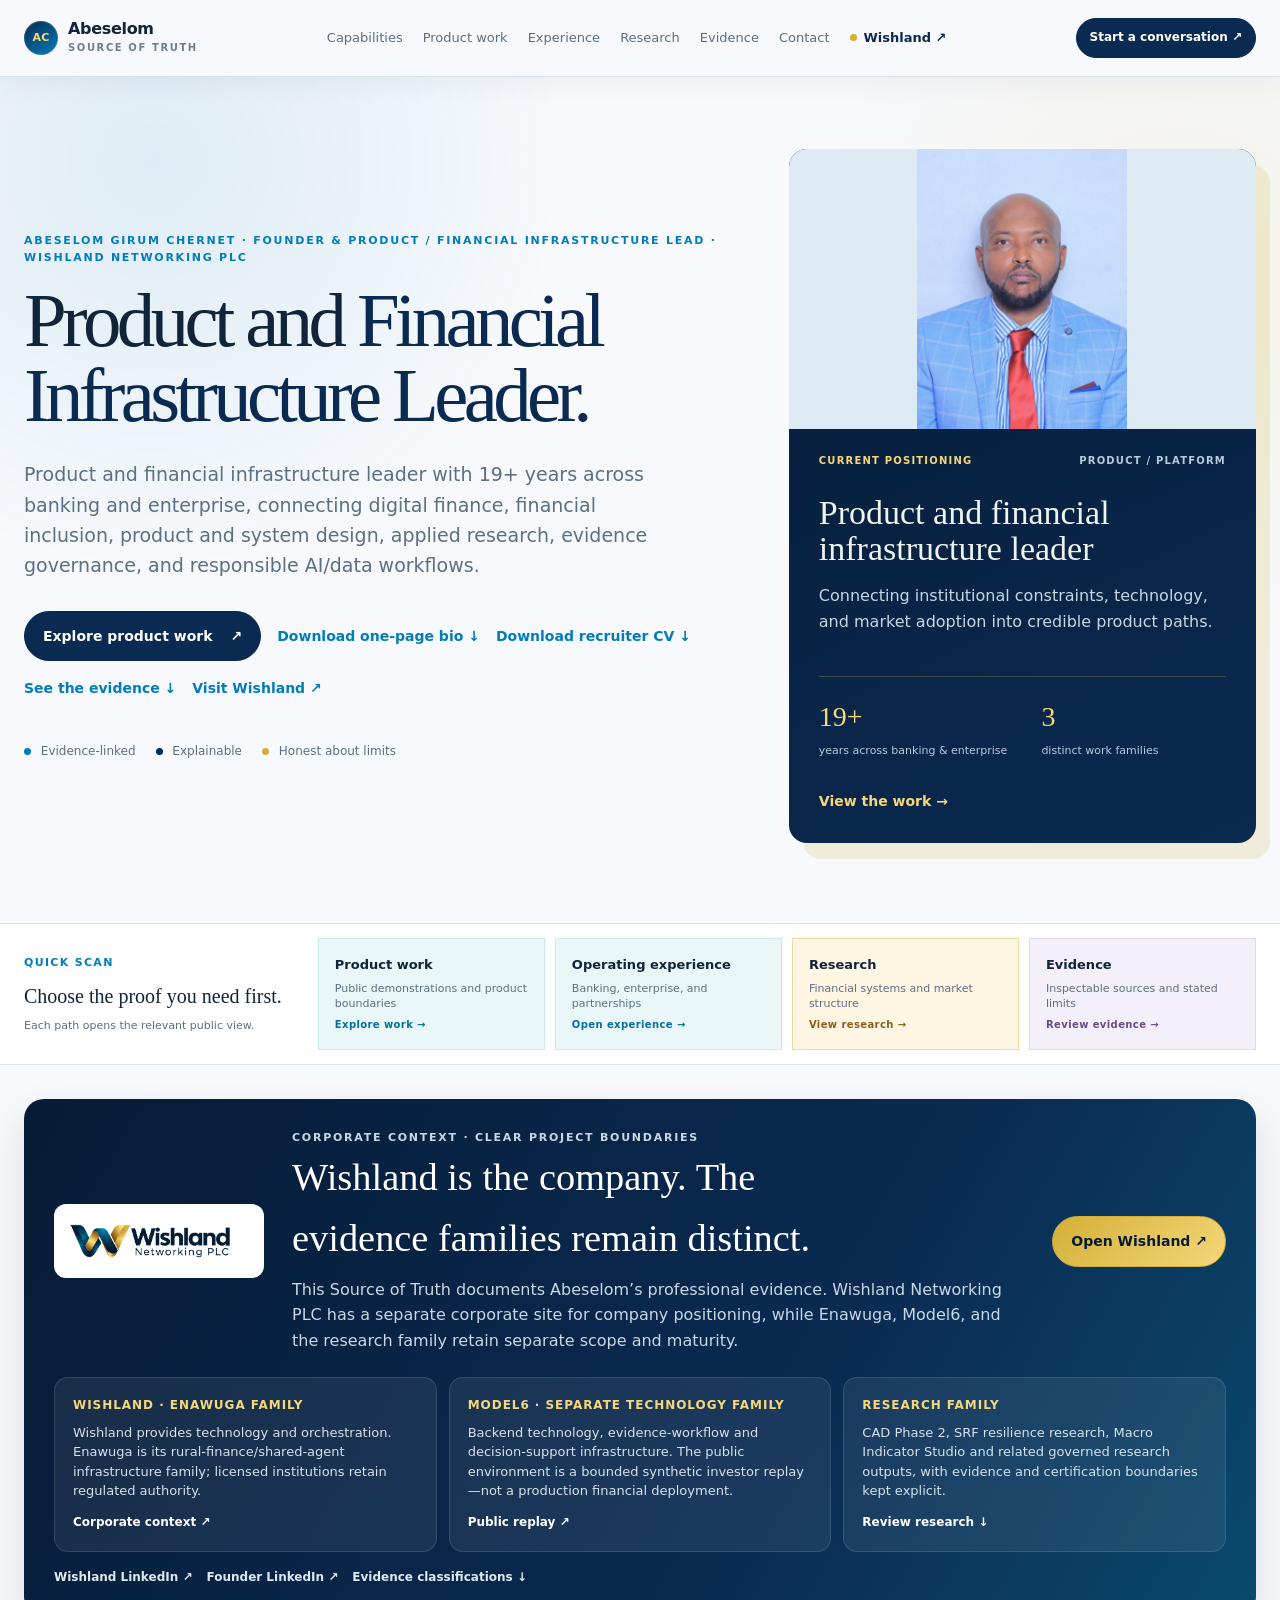
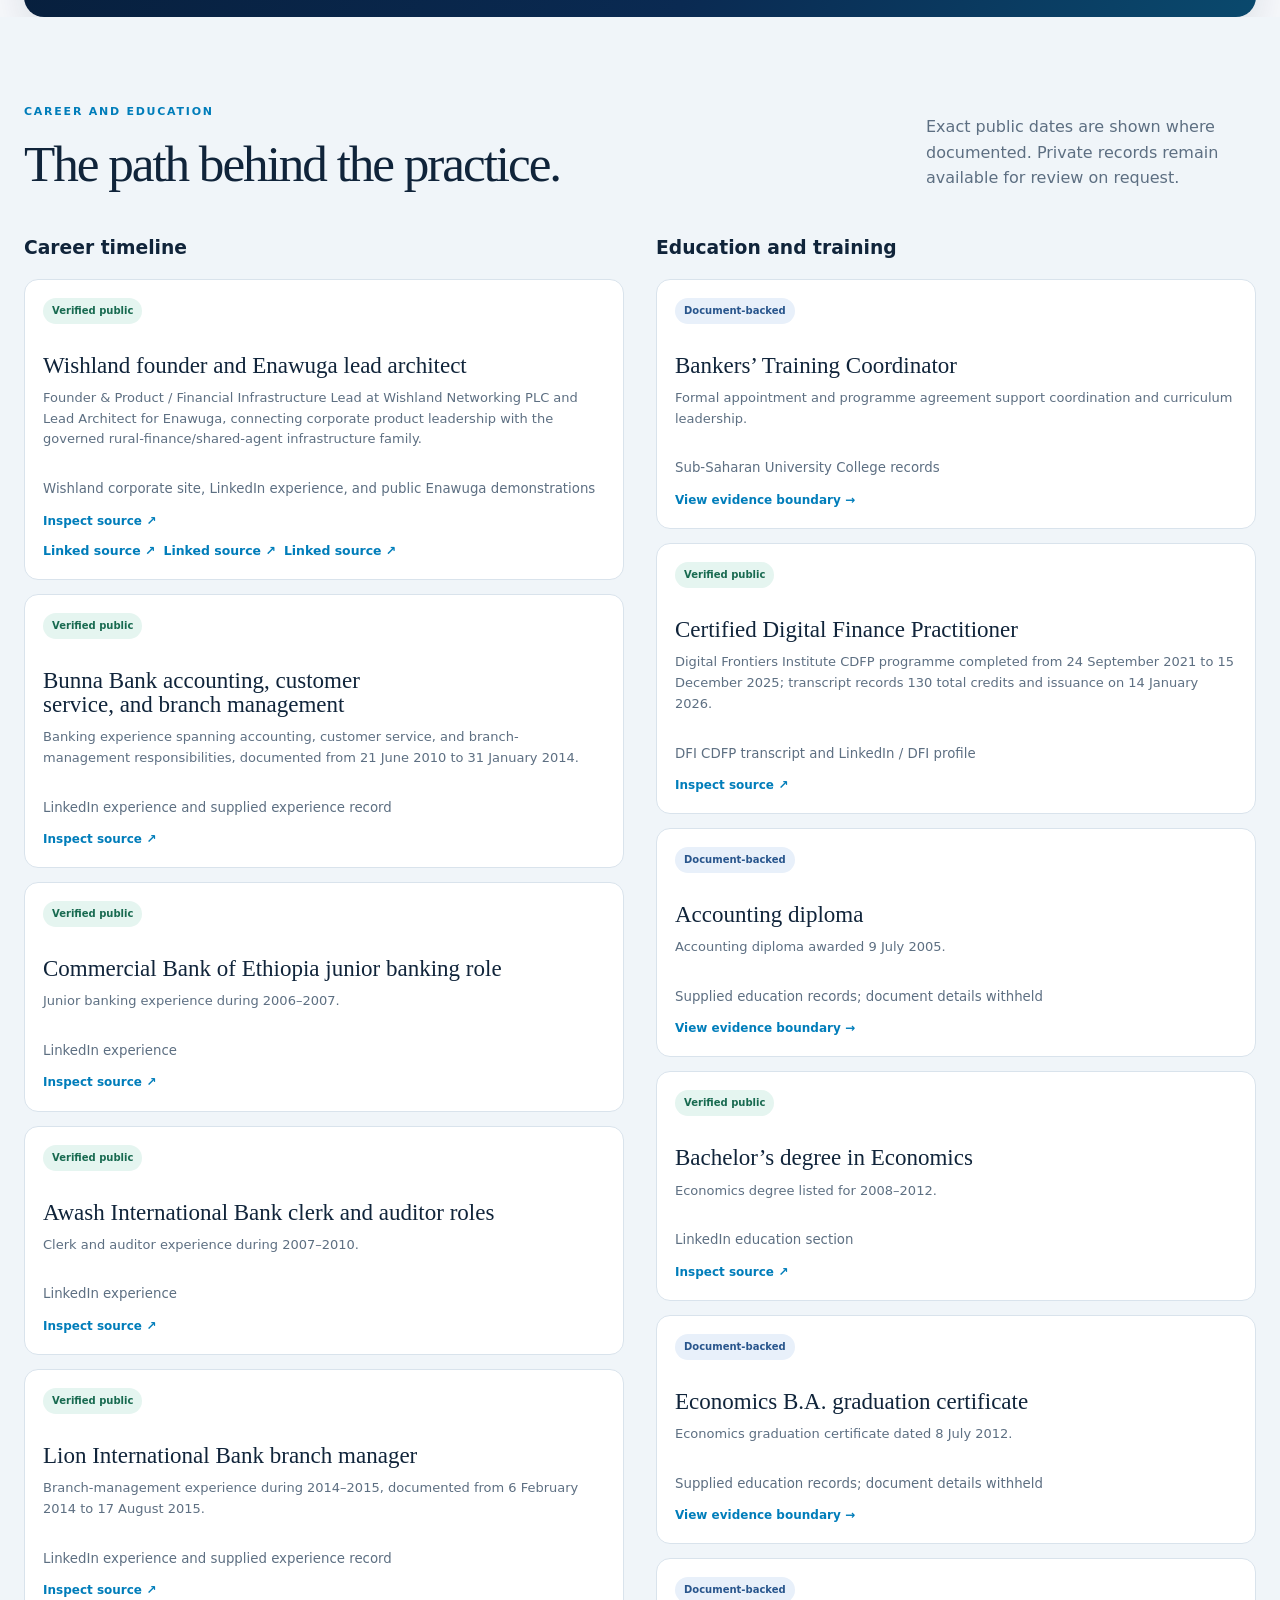
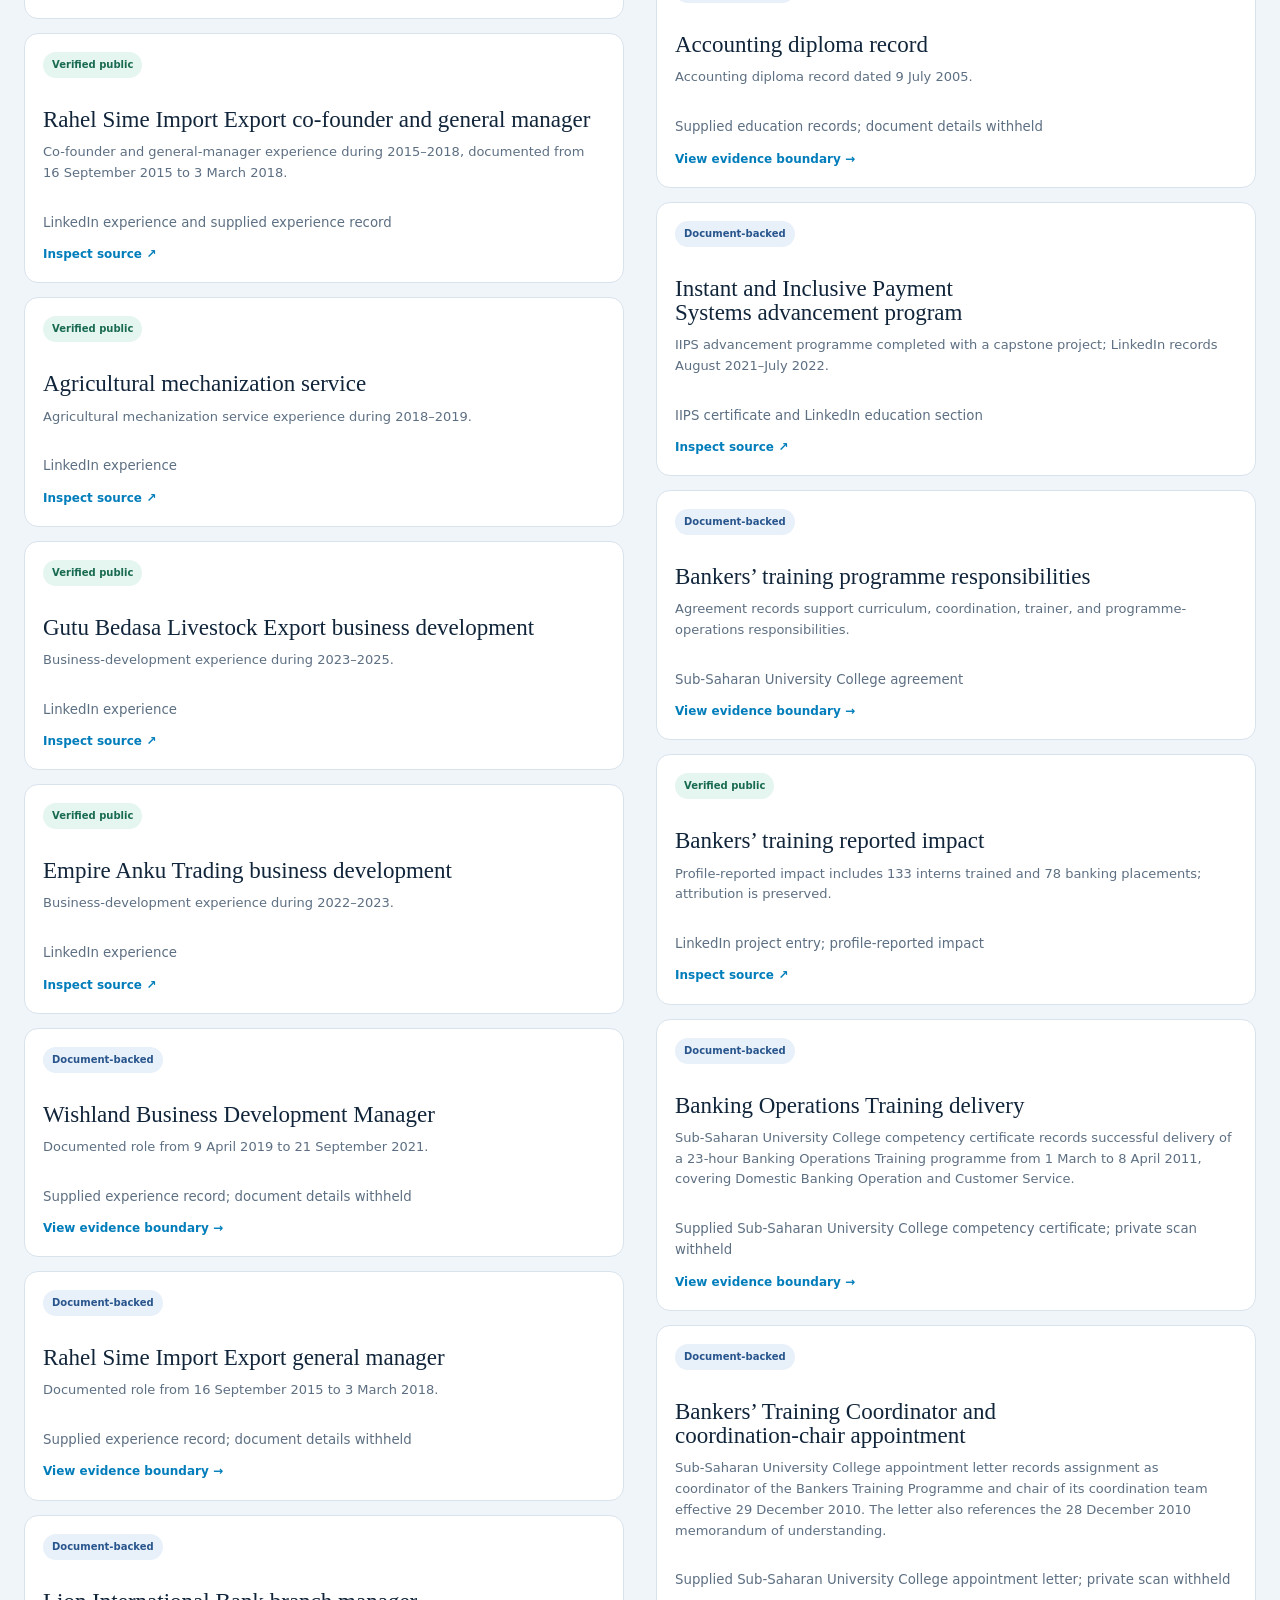
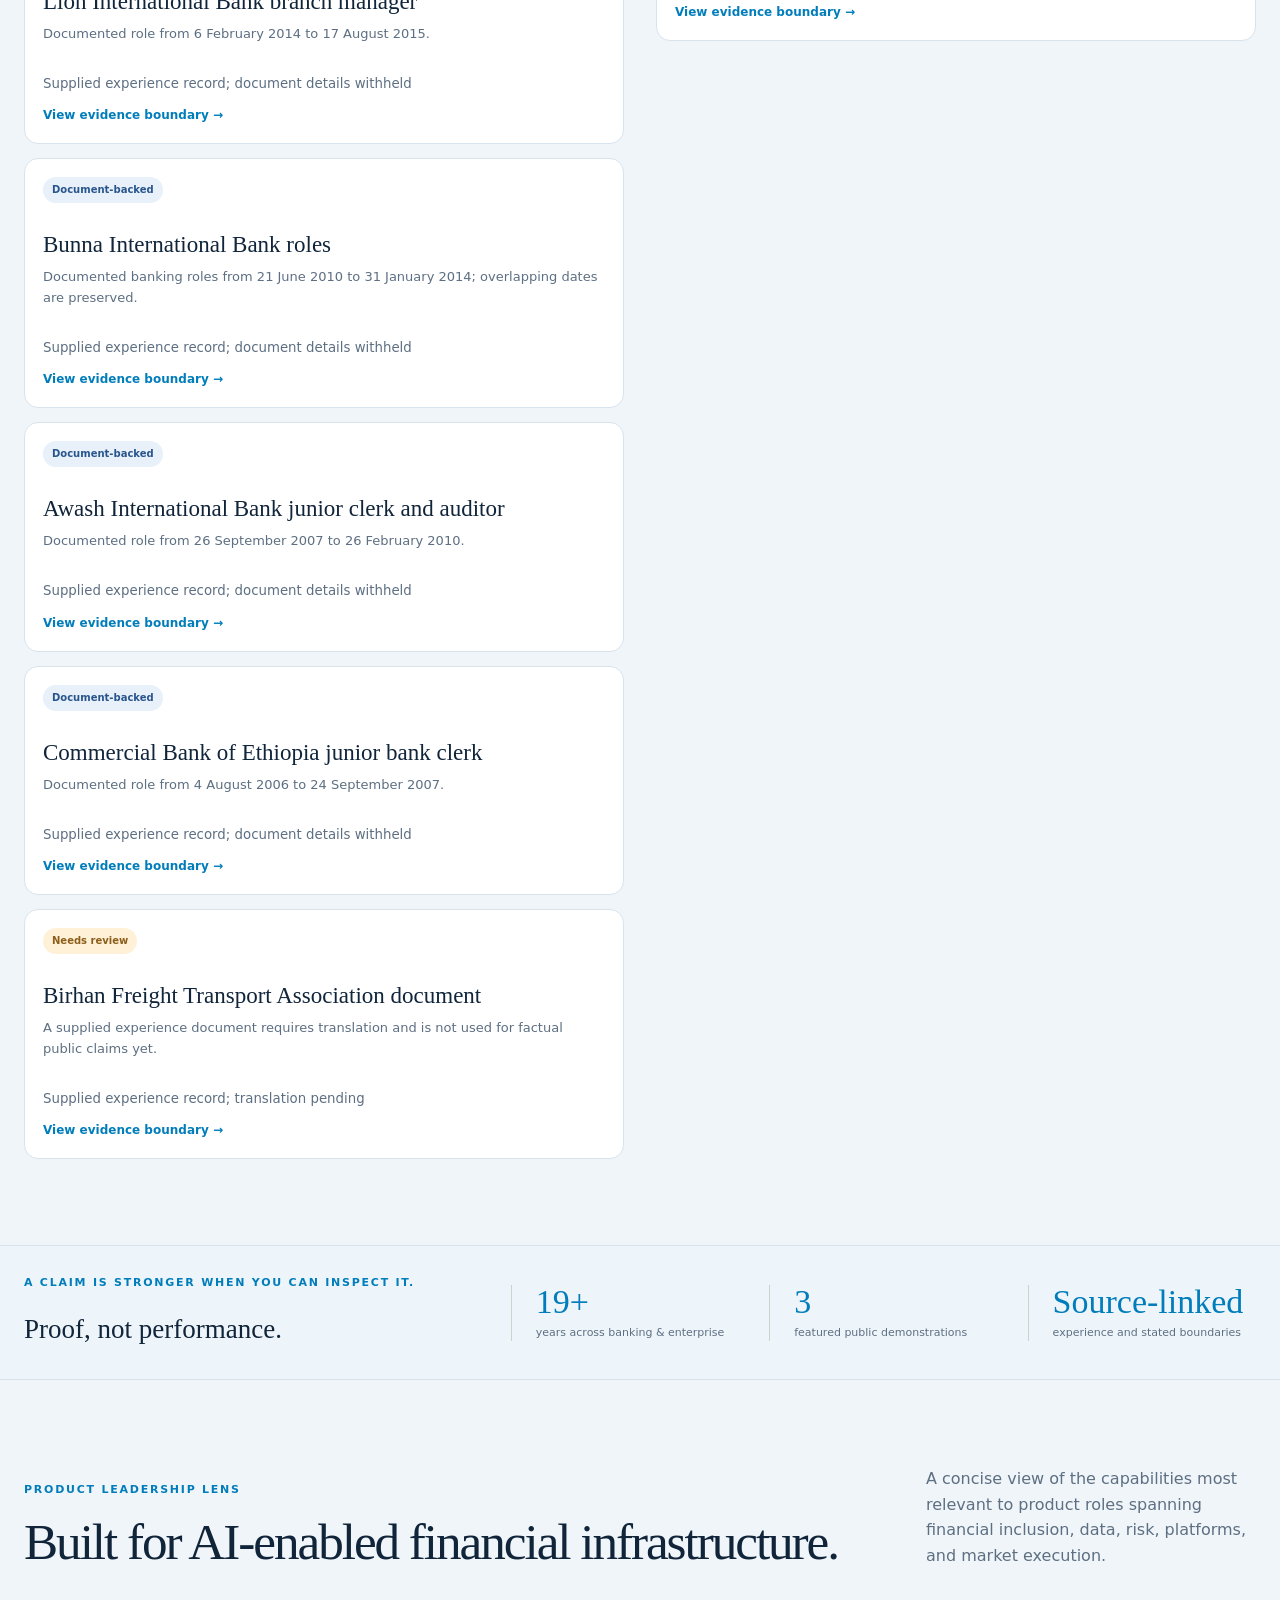
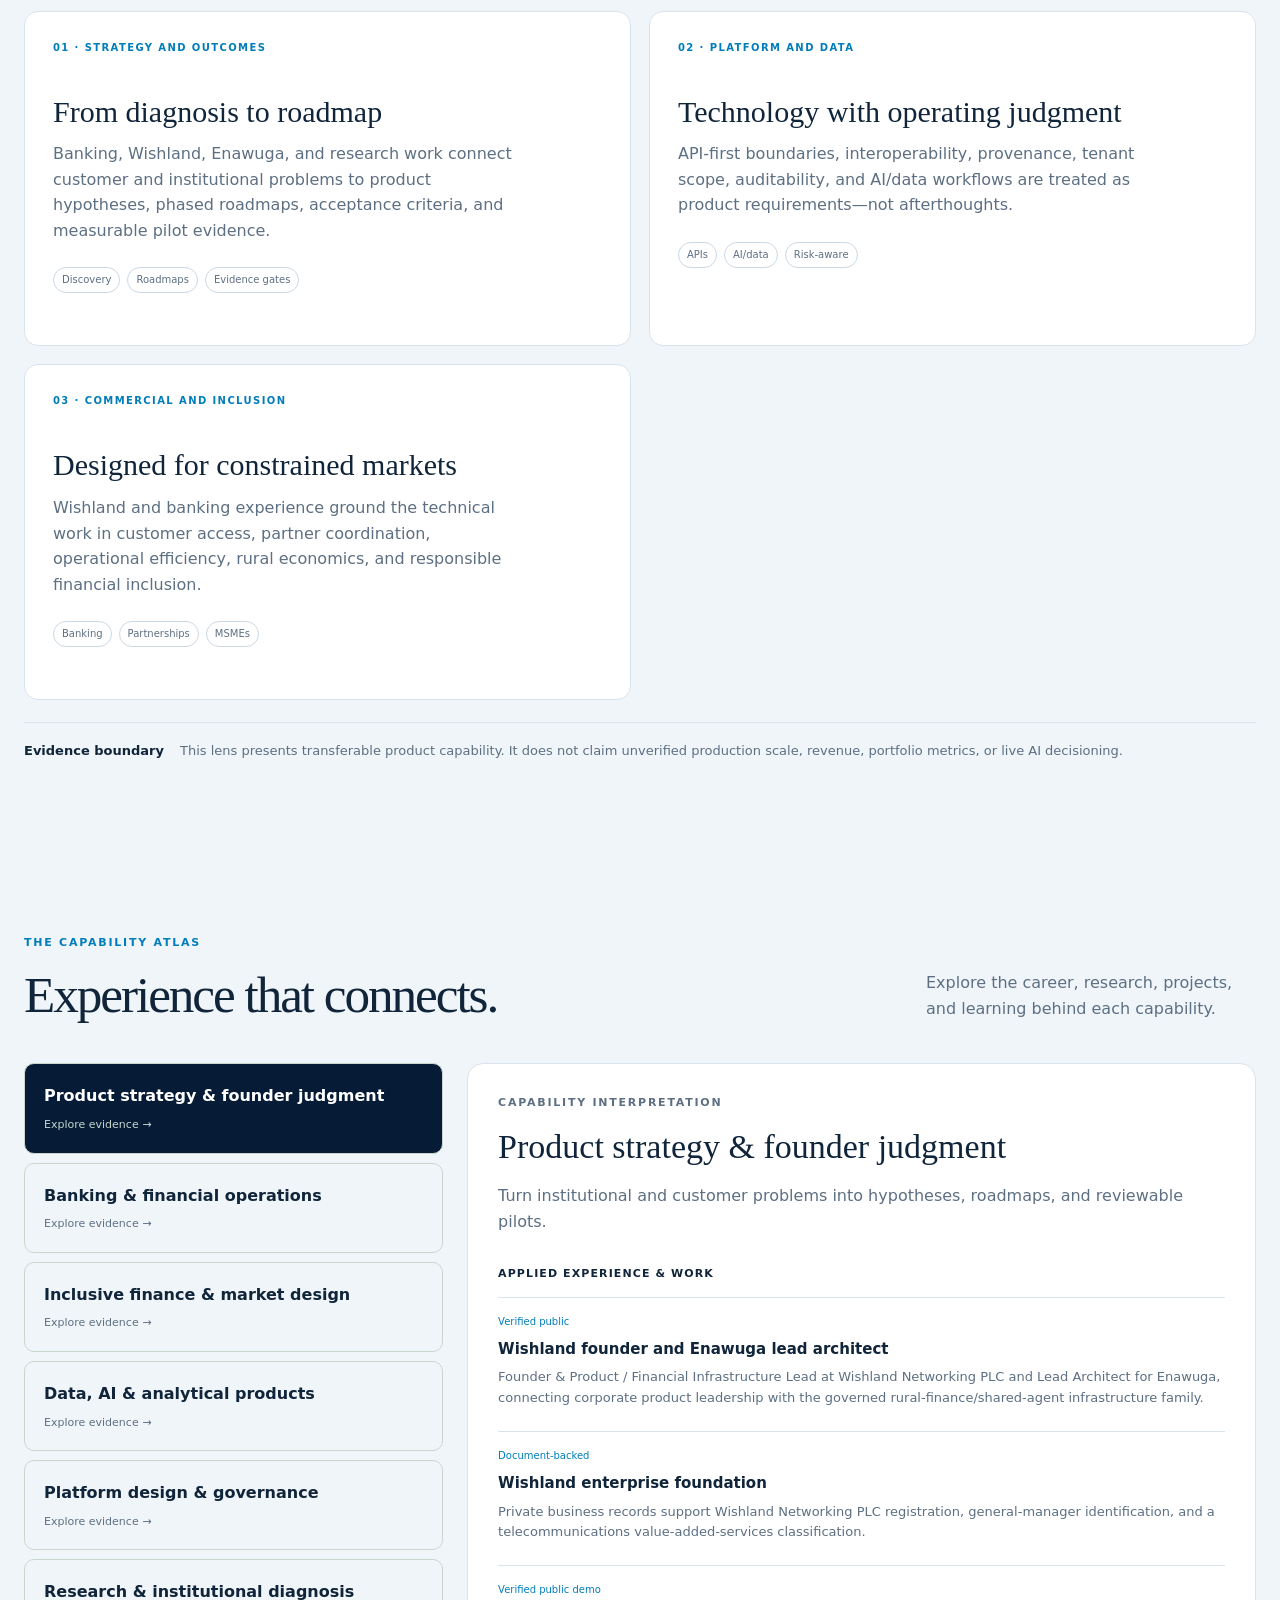
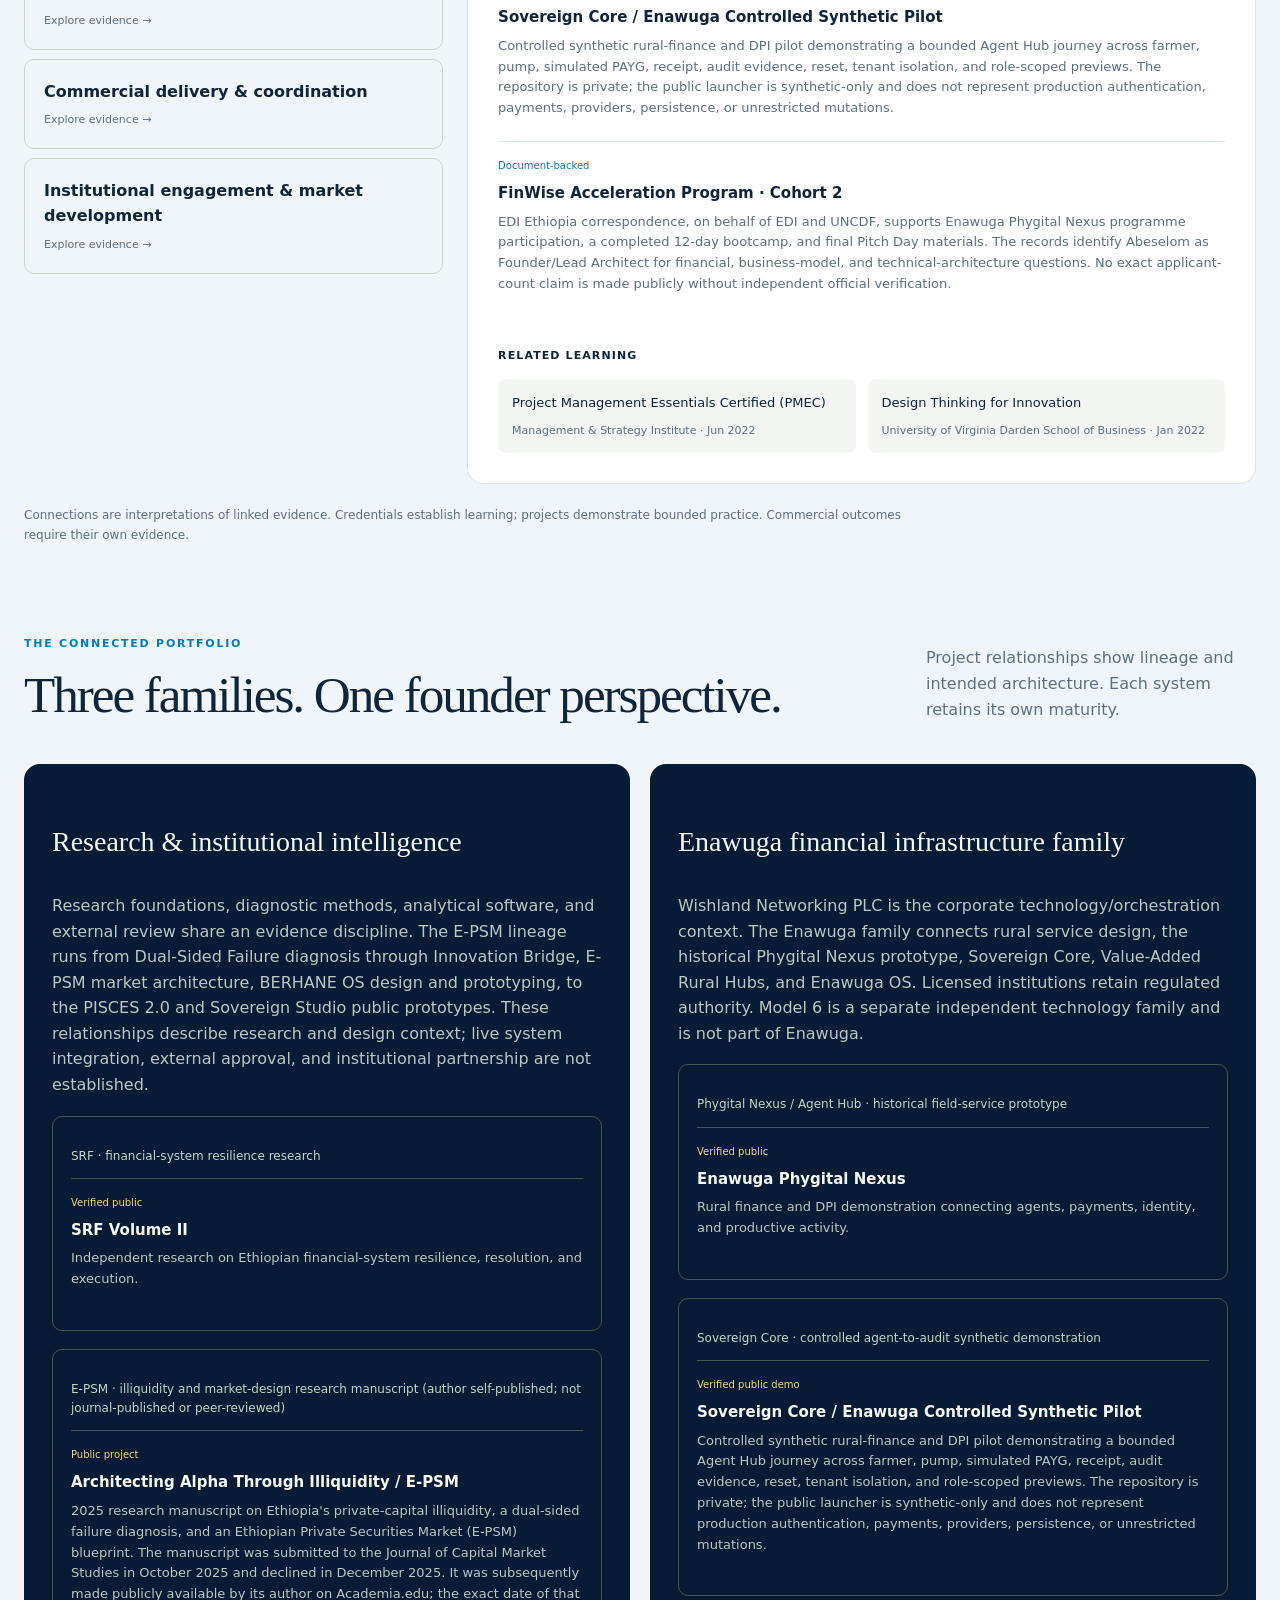
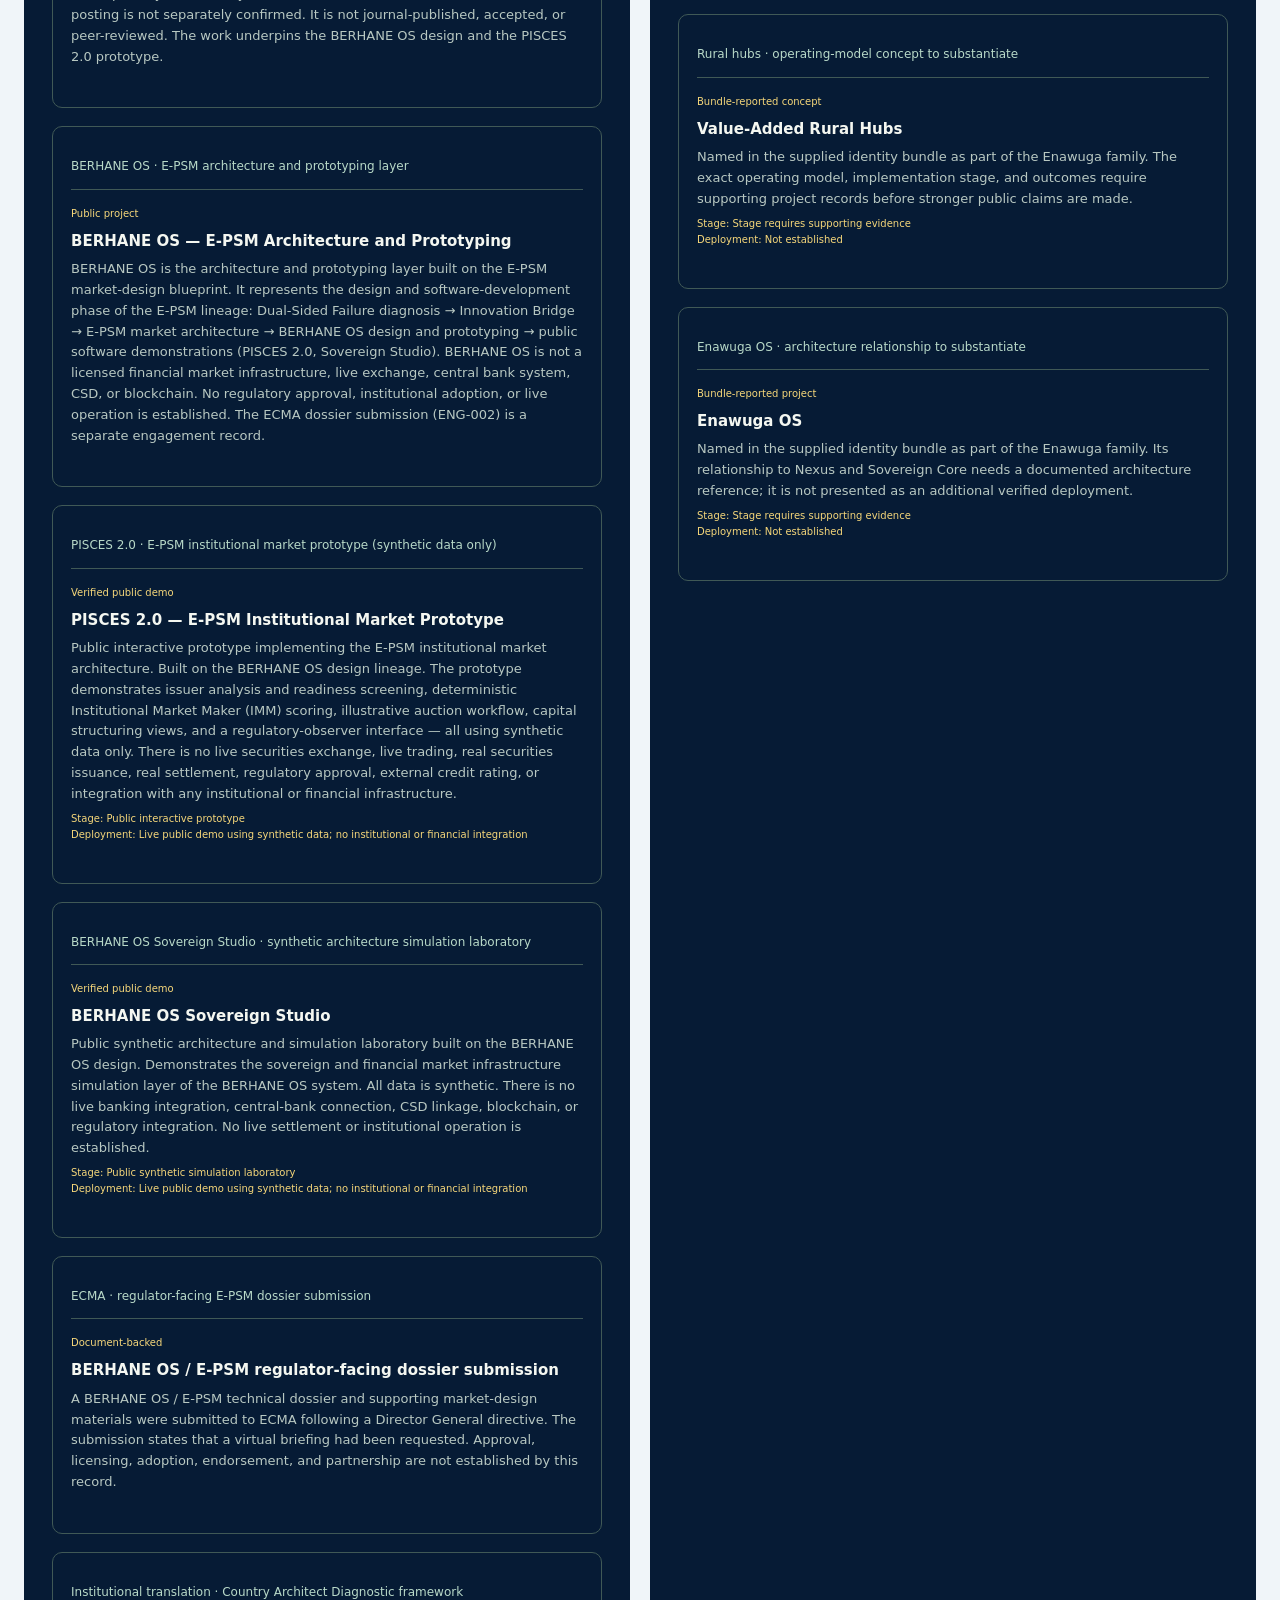
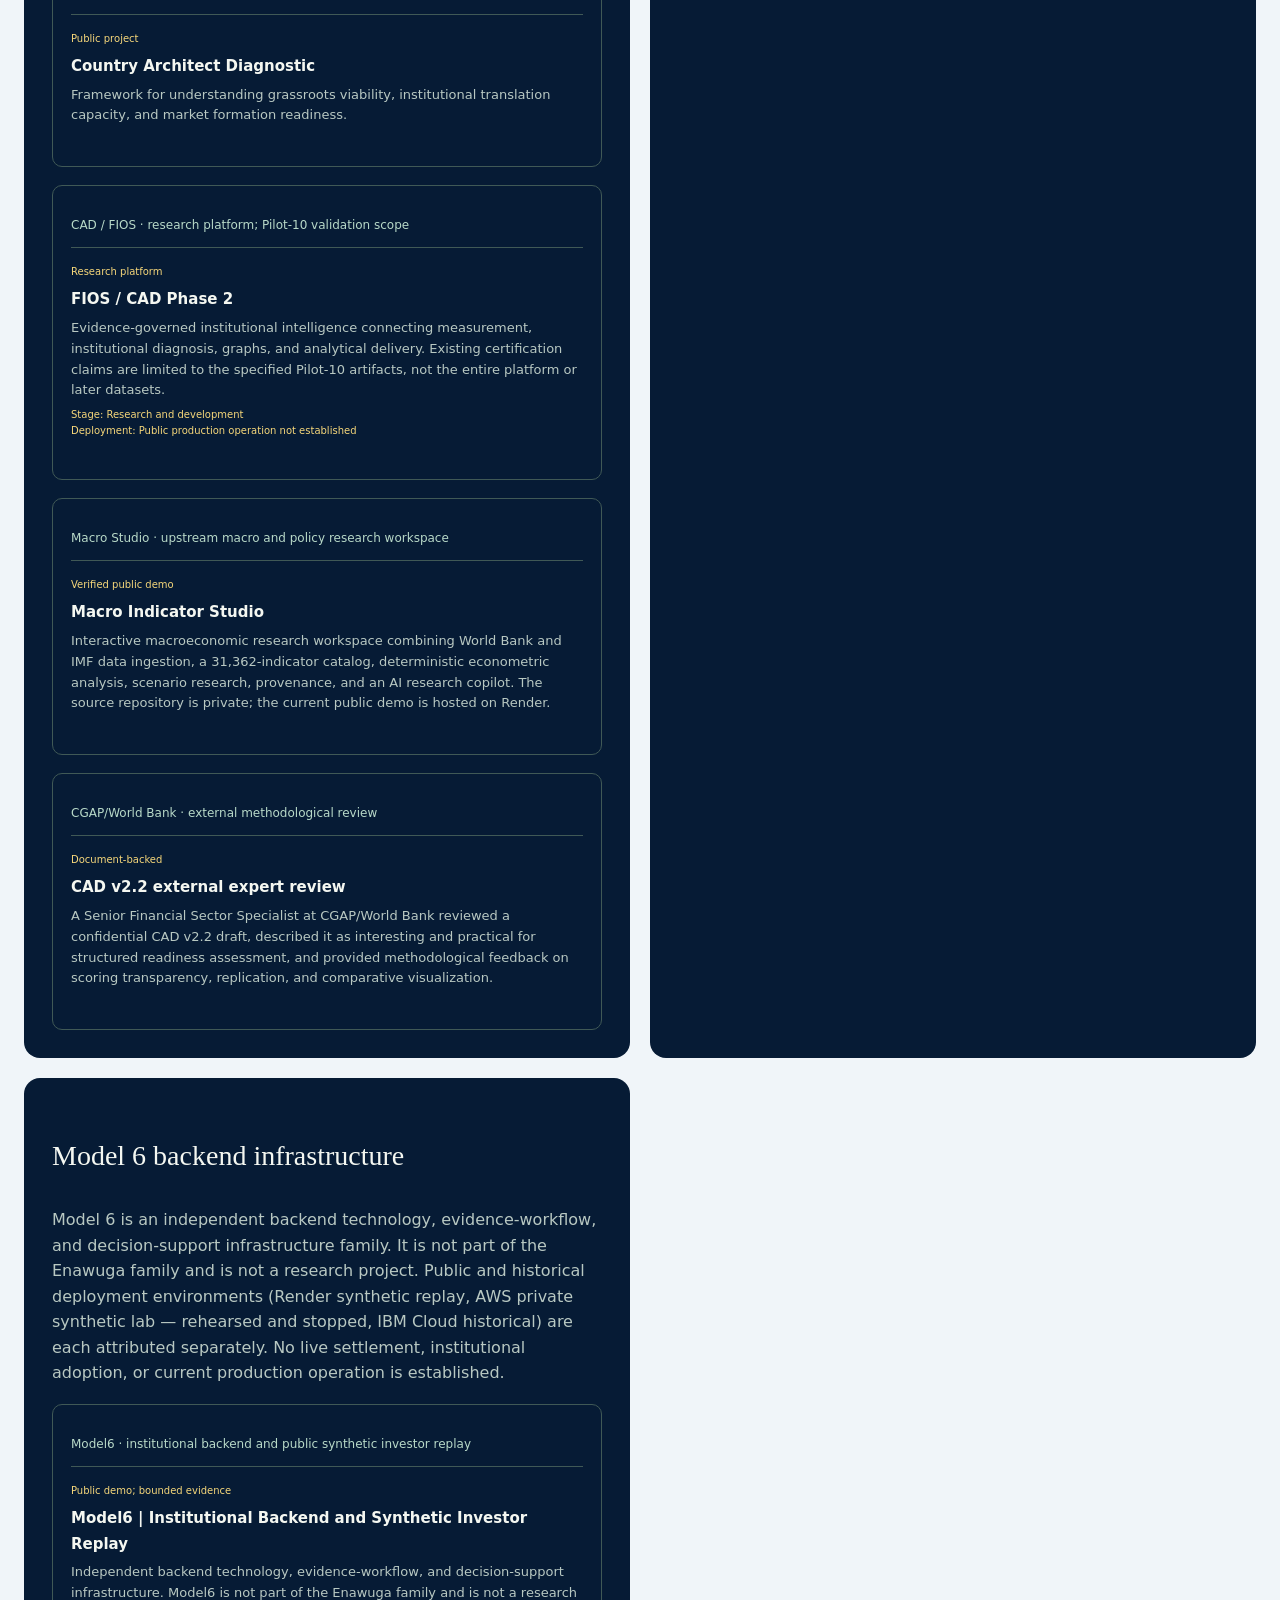
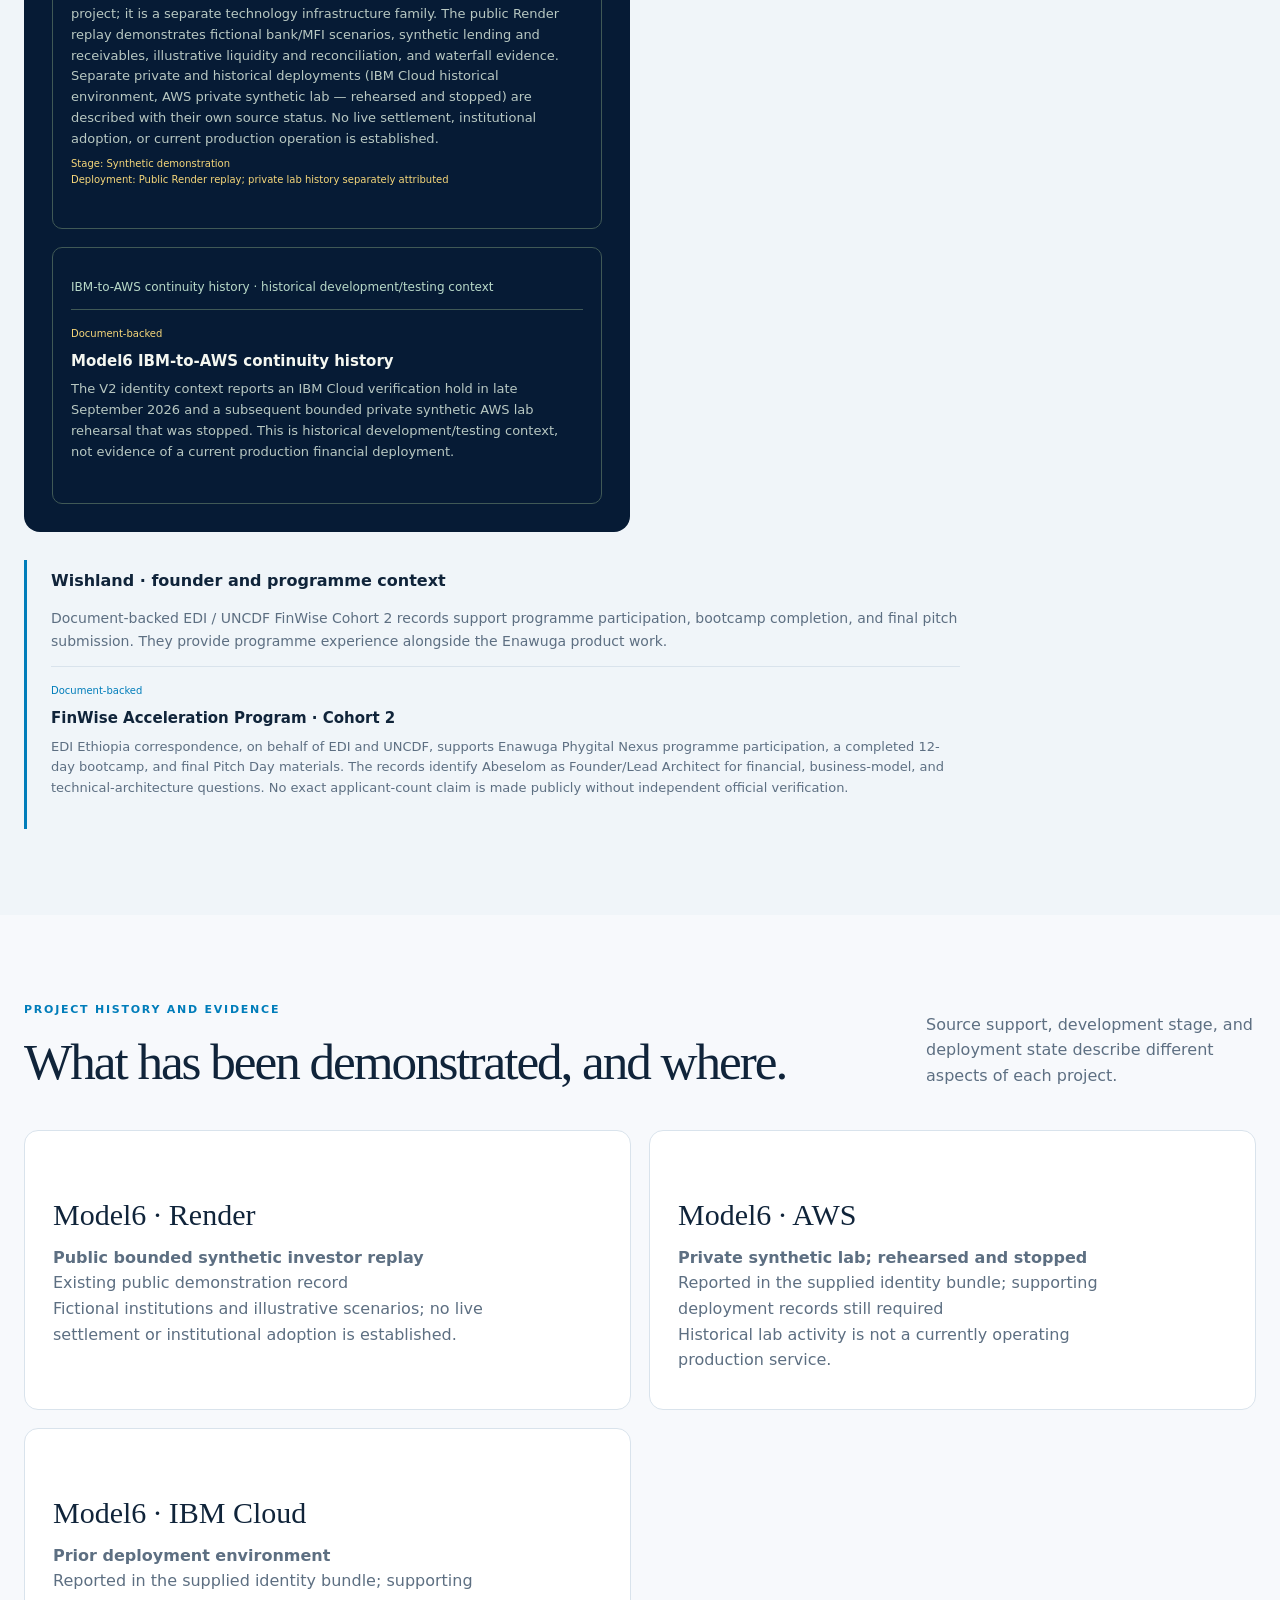
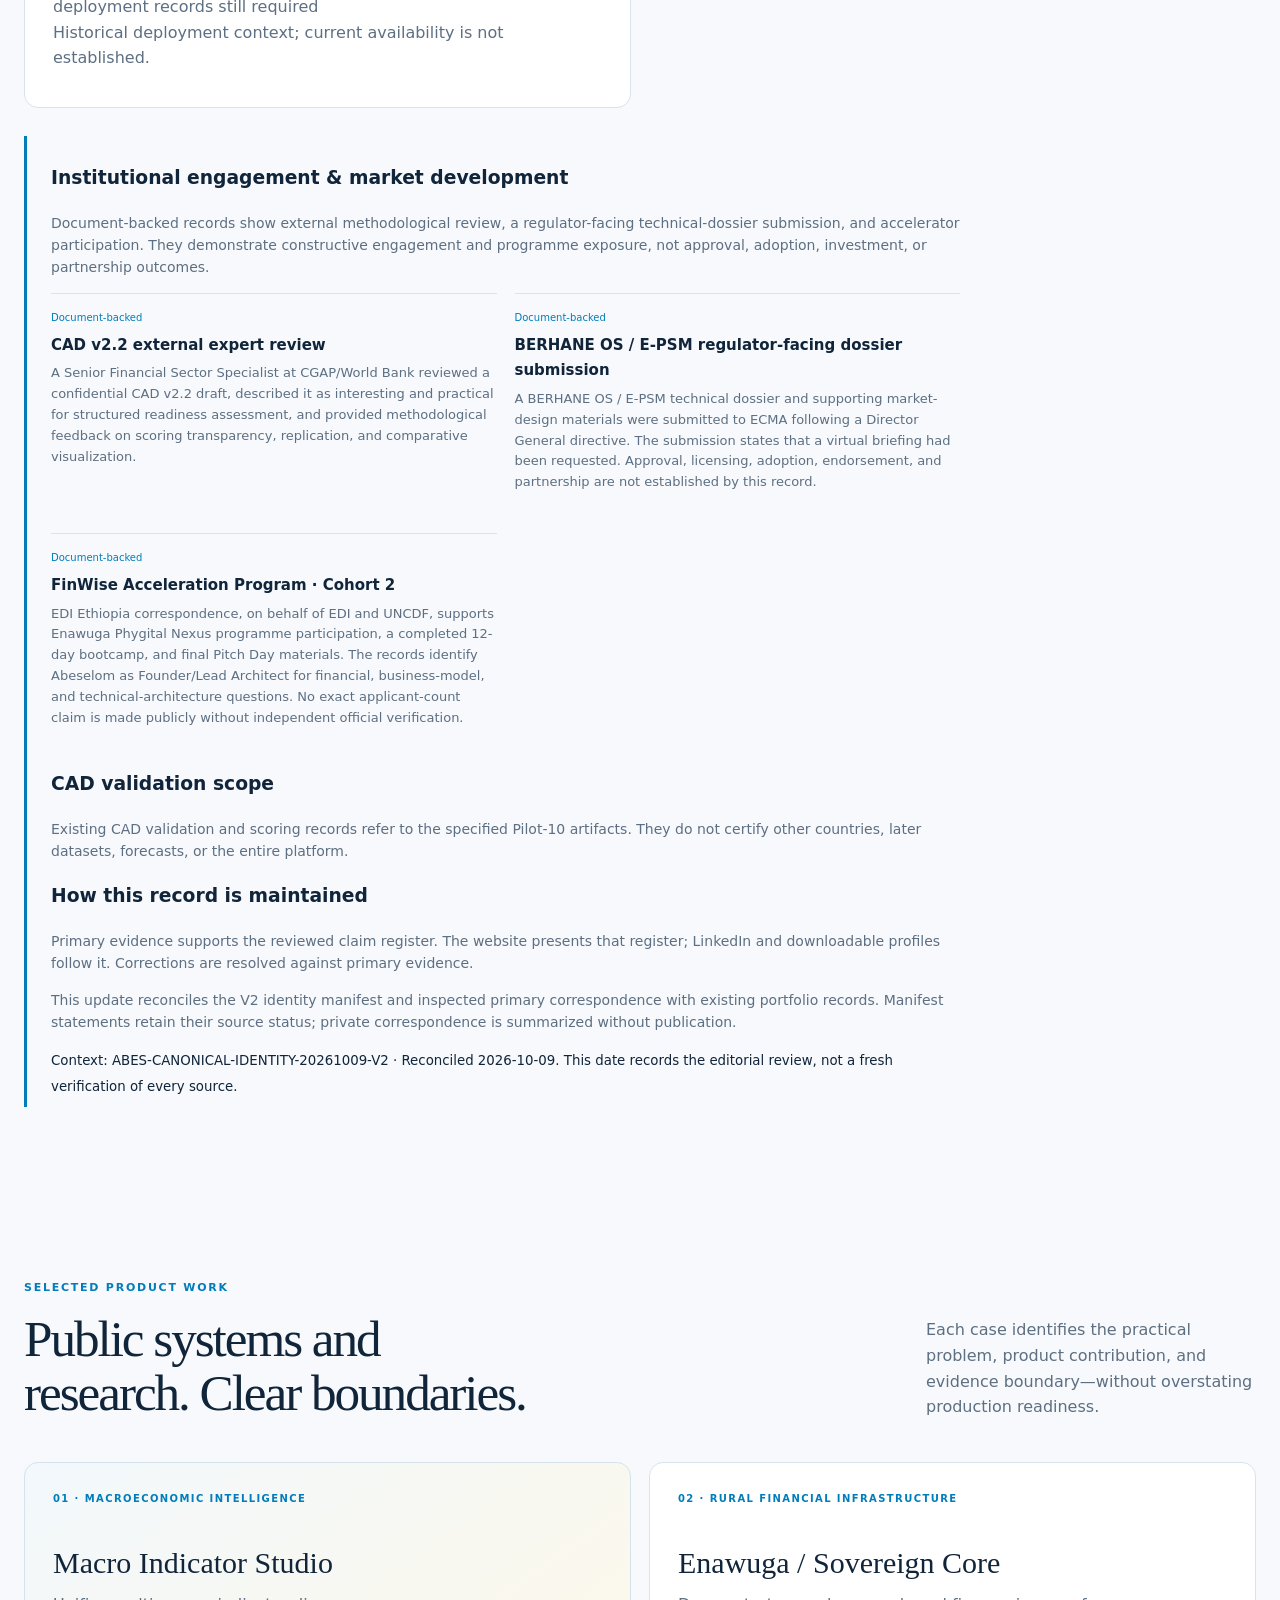
<file: index.html>
﻿<!doctype html>
<html lang="en">
<head>
  <meta charset="utf-8">
  <meta name="viewport" content="width=device-width, initial-scale=1">
  <meta name="theme-color" content="#0A2A52">
  <link rel="icon" href="assets/ac-brand-mark.svg" type="image/svg+xml">
  <meta name="description" content="Product strategy, financial infrastructure, and evidence-led delivery portfolio for Abeselom Girum Chernet.">
  <meta property="og:title" content="Abeselom Girum Chernet | Product and Financial Infrastructure">
  <meta property="og:description" content="An evidence-backed view of product strategy, financial infrastructure, applied research, and operating leadership.">
  <meta property="og:type" content="website">
  <title>Abeselom Girum Chernet | Product and Financial Infrastructure</title>
  <script type="application/ld+json">{"@context":"https://schema.org","@graph":[{"@type":"Person","@id":"https://abeselomchernet.github.io/abeselom-source-of-truth/#person","name":"Abeselom Girum Chernet","url":"https://abeselomchernet.github.io/abeselom-source-of-truth/","jobTitle":"Product & Financial Infrastructure Leader","worksFor":{"@id":"https://abeselomchernet.github.io/wishland/#organization"},"sameAs":["https://www.linkedin.com/in/abeselomchernet/","https://github.com/abeselomchernet/"]},{"@type":"Organization","@id":"https://abeselomchernet.github.io/wishland/#organization","name":"Wishland Networking PLC","url":"https://abeselomchernet.github.io/wishland/","sameAs":["https://www.linkedin.com/company/107874375/"]}]}</script>
  <link rel="stylesheet" href="styles.css?v=20261008-product">
  <link rel="stylesheet" href="portfolio.css?v=20261008-atlas">
  <link rel="stylesheet" href="evidence-explorer.css?v=20261008-network">
  <link rel="stylesheet" href="case-studies.css?v=20261008-review">
  <link rel="stylesheet" href="brand.css?v=20261014-wishland-bridge">
  <style>
    .profile-portrait { width: calc(100% + 60px); height: 280px; object-fit: contain; object-position: center; background: #dbe8f3; margin: -30px -30px 24px; display: block; }
  </style>
</head>
<body>
  <a class="skip-link" href="#main">Skip to content</a>
  <header class="site-header">
    <div class="shell nav-wrap">
      <a class="brand" href="#top" aria-label="Abeselom Source of Truth home"><span class="brand-mark">AC</span><span>Abeselom<br><small>source of truth</small></span></a>
      <nav aria-label="Primary navigation">
        <a href="#capabilities">Capabilities</a>
        <a href="#work">Product work</a>
        <a href="#career-education">Experience</a>
        <a href="#research">Research</a>
        <a href="#evidence">Evidence</a>
        <a href="#contact">Contact</a>
        <a class="wishland-link" href="https://abeselomchernet.github.io/wishland/" target="_blank" rel="noreferrer">Wishland ↗</a>
      </nav>
      <a class="button button-small" href="https://www.linkedin.com/in/abeselomchernet/" target="_blank" rel="noreferrer">Start a conversation ↗</a>
    </div>
  </header>

  <main id="main">
    <section class="hero shell" id="top">
      <div class="hero-copy">
        <p class="eyebrow">Abeselom Girum Chernet · Founder & Product / Financial Infrastructure Lead · Wishland Networking PLC</p>
        <h1>Product and <em>Financial Infrastructure Leader.</em></h1>
        <p class="lead">Product and financial infrastructure leader with 19+ years across banking and enterprise, connecting digital finance, financial inclusion, product and system design, applied research, evidence governance, and responsible AI/data workflows.</p>
        <div class="hero-actions"><a class="button" href="#work">Explore product work <span>↗</span></a><a class="text-link" href="assets/Abeselom_Girum_Chernet_One_Page_Bio.pdf" download>Download one-page bio ↓</a><a class="text-link" href="assets/Abeselom_Girum_Chernet_Recruiter_CV.pdf" download>Download recruiter CV ↓</a><a class="text-link" href="#evidence">See the evidence ↓</a><a class="text-link" href="https://abeselomchernet.github.io/wishland/" target="_blank" rel="noreferrer">Visit Wishland ↗</a></div>
        <div class="trust-row"><span><b class="dot dot-green"></b> Evidence-linked</span><span><b class="dot dot-blue"></b> Explainable</span><span><b class="dot dot-amber"></b> Honest about limits</span></div>
      </div>
      <aside class="hero-card"><img class="profile-portrait" src="assets/profile-portrait.jpg" alt="Professional portrait of Abeselom Girum Chernet">
        <div class="card-top"><span class="status-pill">CURRENT POSITIONING</span><span>PRODUCT / PLATFORM</span></div>
        <h2>Product and financial infrastructure leader</h2>
        <p>Connecting institutional constraints, technology, and market adoption into credible product paths.</p>
        <div class="mini-metrics"><div><strong>19+</strong><span>years across banking & enterprise</span></div><div><strong>3</strong><span>distinct work families</span></div></div>
        <a class="card-link" href="#work">View the work <span>→</span></a>
      </aside>
    </section>

    <section class="quick-scan" aria-label="Quick portfolio scan">
      <div class="shell quick-scan-grid">
        <div class="quick-scan-intro"><span class="panel-number">QUICK SCAN</span><strong>Choose the proof you need first.</strong><span>Each path opens the relevant public view.</span></div>
        <a class="scan-card scan-card-green" href="#work"><strong>Product work</strong><span>Public demonstrations and product boundaries</span><b>Explore work →</b></a>
        <a class="scan-card scan-card-green" href="#career-education"><strong>Operating experience</strong><span>Banking, enterprise, and partnerships</span><b>Open experience →</b></a>
        <a class="scan-card scan-card-amber" href="#research"><strong>Research</strong><span>Financial systems and market structure</span><b>View research →</b></a>
        <a class="scan-card scan-card-violet" href="#evidence"><strong>Evidence</strong><span>Inspectable sources and stated limits</span><b>Review evidence →</b></a>
      </div>
    </section>

    <section class="identity-bridge" id="identity-context" aria-label="Founder and corporate context">
      <div class="shell identity-bridge-wrap">
        <div class="identity-bridge-top">
          <img class="identity-bridge-logo" src="assets/wishland-wordmark.png" alt="Wishland Networking PLC">
          <div><p class="eyebrow">Corporate context · clear project boundaries</p><h2>Wishland is the company. The evidence families remain distinct.</h2><p>This Source of Truth documents Abeselom’s professional evidence. Wishland Networking PLC has a separate corporate site for company positioning, while Enawuga, Model6, and the research family retain separate scope and maturity.</p></div>
          <a class="button button-gold" href="https://abeselomchernet.github.io/wishland/" target="_blank" rel="noreferrer">Open Wishland ↗</a>
        </div>
        <div class="family-grid">
          <div class="family-card"><strong>Wishland · Enawuga family</strong><span>Wishland provides technology and orchestration. Enawuga is its rural-finance/shared-agent infrastructure family; licensed institutions retain regulated authority.</span><a href="https://abeselomchernet.github.io/wishland/#enawuga" target="_blank" rel="noreferrer">Corporate context ↗</a></div>
          <div class="family-card"><strong>Model6 · separate technology family</strong><span>Backend technology, evidence-workflow and decision-support infrastructure. The public environment is a bounded synthetic investor replay—not a production financial deployment.</span><a href="https://model6-demo.onrender.com/" target="_blank" rel="noreferrer">Public replay ↗</a></div>
          <div class="family-card"><strong>Research family</strong><span>CAD Phase 2, SRF resilience research, Macro Indicator Studio and related governed research outputs, with evidence and certification boundaries kept explicit.</span><a href="#research">Review research ↓</a></div>
        </div>
        <div class="corporate-links"><a href="https://www.linkedin.com/company/107874375/" target="_blank" rel="noreferrer">Wishland LinkedIn ↗</a><a href="https://www.linkedin.com/in/abeselomchernet/" target="_blank" rel="noreferrer">Founder LinkedIn ↗</a><a href="#evidence">Evidence classifications ↓</a></div>
      </div>
    </section>

    <section class="section alt-bg" id="career-education"><div class="shell"><div class="section-heading"><div><p class="eyebrow">Career and education</p><h2>The path behind the practice.</h2></div><p>Exact public dates are shown where documented. Private records remain available for review on request.</p></div><div class="timeline-grid"><div><h3>Career timeline</h3><div class="evidence-grid compact-grid" id="career-list"></div></div><div><h3>Education and training</h3><div class="evidence-grid compact-grid" id="education-list"></div></div></div></div></section>

    <section class="proof-strip" id="proof"><div class="shell proof-grid"><div><p class="eyebrow">A claim is stronger when you can inspect it.</p><h2>Proof, not performance.</h2></div><div class="proof-stat"><strong>19+</strong><span>years across banking & enterprise</span></div><div class="proof-stat"><strong>3</strong><span>featured public demonstrations</span></div><div class="proof-stat"><strong>Source-linked</strong><span>experience and stated boundaries</span></div></div></section>

    <section class="section alt-bg" id="kifiya-fit"><div class="shell"><div class="section-heading"><div><p class="eyebrow">Product leadership lens</p><h2>Built for AI-enabled financial infrastructure.</h2></div><p>A concise view of the capabilities most relevant to product roles spanning financial inclusion, data, risk, platforms, and market execution.</p></div>
      <div class="work-grid"><article class="work-card"><div class="work-label">01 · Strategy and outcomes</div><h3>From diagnosis to roadmap</h3><p>Banking, Wishland, Enawuga, and research work connect customer and institutional problems to product hypotheses, phased roadmaps, acceptance criteria, and measurable pilot evidence.</p><div class="tag-row"><span>Discovery</span><span>Roadmaps</span><span>Evidence gates</span></div></article>
        <article class="work-card"><div class="work-label">02 · Platform and data</div><h3>Technology with operating judgment</h3><p>API-first boundaries, interoperability, provenance, tenant scope, auditability, and AI/data workflows are treated as product requirements—not afterthoughts.</p><div class="tag-row"><span>APIs</span><span>AI/data</span><span>Risk-aware</span></div></article>
        <article class="work-card"><div class="work-label">03 · Commercial and inclusion</div><h3>Designed for constrained markets</h3><p>Wishland and banking experience ground the technical work in customer access, partner coordination, operational efficiency, rural economics, and responsible financial inclusion.</p><div class="tag-row"><span>Banking</span><span>Partnerships</span><span>MSMEs</span></div></article>
      </div>
      <div class="verification-note"><strong>Evidence boundary</strong><span>This lens presents transferable product capability. It does not claim unverified production scale, revenue, portfolio metrics, or live AI decisioning.</span></div>
    </div></section>

    <section class="section shell" id="work"><div class="section-heading"><div><p class="eyebrow">Selected product work</p><h2>Public systems and research. Clear boundaries.</h2></div><p>Each case identifies the practical problem, product contribution, and evidence boundary—without overstating production readiness.</p></div>
      <div class="work-grid">
        <article class="work-card featured"><div class="work-label">01 · Macroeconomic intelligence</div><h3>Macro Indicator Studio</h3><p>Unifies multi-source indicator discovery, provenance, deterministic econometric analysis, scenario research, and AI-assisted research workflows in one inspection-ready workspace.</p><div class="tag-row"><span>Public demo</span><span>AI/data</span><span>Econometrics</span></div><a href="https://v-macro-indicator-studio-1.onrender.com/" target="_blank" rel="noreferrer" class="card-link">Open public demo <span>↗</span></a></article>
        <article class="work-card"><div class="work-label">02 · Rural financial infrastructure</div><h3>Enawuga / Sovereign Core</h3><p>Demonstrates a role-scoped rural finance journey from agent and farmer context through a pump, simulated PAYG, receipt, and audit evidence—without production services.</p><div class="tag-row"><span>Public demo</span><span>DPI</span><span>Synthetic-only</span></div><a href="https://sovereign-core-five.vercel.app/static/index.html" target="_blank" rel="noreferrer" class="card-link">Open public demo <span>↗</span></a></article>
        <article class="work-card"><div class="work-label">03 · Financial infrastructure replay</div><h3>Model6 Synthetic Investor Demo</h3><p>Provides a bounded investor-review environment with fictional institutions, synthetic lending and receivables, liquidity evidence, reconciliation context, and an illustrative waterfall.</p><div class="tag-row"><span>Public demo</span><span>Synthetic banking</span><span>Evidence-led</span></div><a href="https://model6-demo.onrender.com/" target="_blank" rel="noreferrer" class="card-link">Open public demo <span>↗</span></a></article>
        <article class="work-card"><div class="work-label">04 · Research</div><h3>SRF research programme</h3><p>Independent research on Ethiopian financial-system resilience, crisis preparedness, resolution architecture, capital markets, and institutional execution.</p><div class="tag-row"><span>SSRN</span><span>Google Scholar</span><span>ResearchGate</span></div><a href="#research" class="card-link">View research profile <span>→</span></a></article>
      </div>
    </section>

    <section class="section section-dark" id="graph"><div class="shell"><div class="section-heading"><div><p class="eyebrow">The connection map</p><h2>See the product system behind the profile.</h2></div><p>Explore how banking, commercial delivery, research, data, and platform work connect to AI-enabled financial infrastructure.</p></div>
      <div class="graph-tools"><label class="search-label" for="graph-search">Search the evidence graph<input id="graph-search" type="search" placeholder="Try “product”, “digital finance”, or “Macro Studio”"></label><label class="filter-label" for="graph-filter">Filter by evidence status<select id="graph-filter"><option value="all">All evidence</option><option value="verified">Verified public</option><option value="document">Document-backed</option><option value="project">Public project</option><option value="synthesis">Interpretation</option><option value="proposed">Proposed</option><option value="review">Needs review</option></select></label></div>
      <div class="graph-layout"><div class="connection-map" id="connection-map" aria-label="Interactive connections among Abeselom's practice areas">
        <div class="map-center"><span>AB</span><strong>Abeselom</strong><small>product & financial infrastructure</small></div>
        <button class="map-node node-one" data-path="research">Research<span>Macro · markets · evidence</span></button>
        <button class="map-node node-two" data-path="product">Product<span>Strategy · roadmaps · pilots</span></button>
        <button class="map-node node-three" data-path="platform">Platform<span>APIs · AI/data · audit</span></button>
        <button class="map-node node-four" data-path="leadership">Leadership<span>Banking · Wishland · partners</span></button>
      </div><div class="graph-results" id="graph-results" aria-live="polite"></div></div>
      <div class="path-detail" id="path-detail" aria-live="polite"><strong>Choose a pathway</strong><span>Select a node to see how the product, platform, and operating experience connect.</span></div>
    </div></section>

    <section class="section matcher-section" id="matcher"><div class="shell"><div class="section-heading"><div><p class="eyebrow">Requirement matcher</p><h2>Start with the product problem you need solved.</h2></div><p>Paste a role or choose a scenario. This rules-first view maps explicit evidence and visible gaps—it does not produce an opaque suitability score.</p></div>
      <div class="matcher-grid"><div class="matcher-input"><label for="role-input">Role or scenario description<textarea id="role-input" rows="10" placeholder="Example: We need a product manager for AI-enabled financial infrastructure, platform scale, customer outcomes, risk, and market execution."></textarea></label><div class="role-presets" aria-label="Role templates"><span>Try a lens:</span><button type="button" class="preset" data-role="product manager AI-enabled financial infrastructure financial inclusion product strategy roadmap platform risk data commercial outcomes">Financial infrastructure PM</button><button type="button" class="preset" data-role="institutional engagement market expansion economic development partnership stakeholder project implementation">Institutional engagement</button><button type="button" class="preset" data-role="development finance blended finance capital raising transaction advisory African financial inclusion partnership">Development finance & investment</button><button type="button" class="preset" data-role="digital finance architect">Digital finance architect</button><button type="button" class="preset" data-role="financial inclusion programme lead">Financial inclusion lead</button><button type="button" class="preset" data-role="institutional resilience researcher">Resilience researcher</button><button type="button" class="preset" data-role="DPI interoperability strategist">DPI strategist</button></div><button class="button match-button" type="button" id="match-button">Find evidence matches <span>→</span></button></div><div class="matcher-output" id="matcher-output" aria-live="polite"><div class="matcher-empty"><span class="panel-number">MATCH REPORT</span><h3>Your evidence map will appear here.</h3><p>Matches are generated from explicit capability tags and linked evidence. Requirements without evidence remain visible as gaps.</p></div></div></div>
      <div class="matcher-note"><strong>Responsible matching</strong><span>This tool does not rank people, infer protected characteristics, or invent experience. It highlights relevant evidence and questions worth discussing.</span></div>
    </div></section>

    <section class="section forecast-section" id="forecast"><div class="shell"><div class="section-heading"><div><p class="eyebrow">Scenario intelligence</p><h2>Plan forward without pretending to know the future.</h2></div><p>These are transparent planning scenarios, not verified outcomes or promises. Select a path to inspect its assumptions.</p></div>
      <div class="scenario-tabs" role="tablist" aria-label="Forecast scenarios"><button class="scenario-tab is-active" role="tab" aria-selected="true" aria-controls="scenario-panel" data-scenario="baseline">Baseline</button><button class="scenario-tab" role="tab" aria-selected="false" aria-controls="scenario-panel" data-scenario="reform">Reform</button><button class="scenario-tab" role="tab" aria-selected="false" aria-controls="scenario-panel" data-scenario="stress">Stress</button></div>
      <div class="scenario-panel" id="scenario-panel" role="tabpanel" aria-live="polite"><div><span class="evidence-badge badge-synthesis">Planning scenario</span><h3>Baseline · disciplined continuation</h3><p>Current evidence, projects, and capability development continue without assuming new funding, validation, or institutional adoption.</p></div><div class="scenario-facts"><div><small>Horizon</small><strong>12–24 months</strong></div><div><small>Confidence</small><strong>Directional</strong></div><div><small>Measure next</small><strong>Evidence and milestones</strong></div></div></div>
      <div class="forecast-table-wrap"><h3>Forecast register</h3><table class="forecast-table"><thead><tr><th>Planning signal</th><th>Current evidence</th><th>Next measurable checkpoint</th><th>Status</th></tr></thead><tbody id="forecast-rows"></tbody></table></div>
      <div class="forecast-rule"><strong>Forecasting rule</strong><span>Every future claim must retain its assumptions, data vintage, uncertainty range, and previous prediction. Misses are recorded—not rewritten.</span></div>
    </div></section>

    <section class="section shell" id="audiences"><div class="section-heading"><div><p class="eyebrow">Choose your lens</p><h2>Start where your question is.</h2></div><p>Four concise views, one canonical evidence base.</p></div>
      <div class="audience-tabs" role="tablist" aria-label="Portfolio views"><button class="tab is-active" role="tab" aria-selected="true" aria-controls="view-executive" data-view="executive">Executive bio</button><button class="tab" role="tab" aria-selected="false" aria-controls="view-research" data-view="research">Research CV</button><button class="tab" role="tab" aria-selected="false" aria-controls="view-technical" data-view="technical">Technical portfolio</button><button class="tab" role="tab" aria-selected="false" aria-controls="view-partnership" data-view="partnership">Partnership profile</button></div>
      <div class="audience-panel" id="view-executive" role="tabpanel"><div><span class="panel-number">01</span><h3>Executive bio</h3></div><div><p>Abeselom brings a banking foundation, entrepreneurial practice, and applied systems research to one question: how can institutions translate available resources into inclusive, productive outcomes?</p><a class="text-link" href="assets/Abeselom_Girum_Chernet_One_Page_Bio.pdf" download>Download one-page bio ↓</a><a class="text-link" href="assets/Abeselom_Girum_Chernet_Recruiter_CV.pdf" download>Download recruiter CV ↓</a><a class="text-link" href="#evidence">View supporting evidence →</a></div></div>
      <div class="audience-panel is-hidden" id="view-research" role="tabpanel" hidden><div><span class="panel-number">02</span><h3>Research CV</h3></div><div><p>Research spans Ethiopian financial-system resilience, institutional translation capacity, private-securities-market liquidity, rural finance, and evidence-governed policy intelligence.</p><a class="text-link" href="#research">View publications and methods →</a></div></div>
      <div class="audience-panel is-hidden" id="view-technical" role="tabpanel" hidden><div><span class="panel-number">03</span><h3>Technical portfolio</h3></div><div><p>Technical work connects offline-first rural systems, interoperable payment rails, knowledge graphs, multi-agent architectures, APIs, and evidence-led decision support.</p><a class="text-link" href="https://github.com/abeselomchernet/" target="_blank" rel="noreferrer">Open GitHub portfolio ↗</a></div></div>
      <div class="audience-panel is-hidden" id="view-partnership" role="tabpanel" hidden><div><span class="panel-number">04</span><h3>Partnership profile</h3></div><div><p>Best suited to collaborations involving financial inclusion, DPI and interoperability, institutional resilience, applied research, programme design, and responsible technology adoption.</p><a class="text-link" href="https://www.linkedin.com/in/abeselomchernet/" target="_blank" rel="noreferrer">Start a conversation ↗</a></div></div>
    </section>

    <section class="section alt-bg" id="evidence"><div class="shell"><div class="section-heading"><div><p class="eyebrow">Evidence ledger</p><h2>Make your own assessment.</h2></div><p>Public evidence is classified before it is presented. No claim is stronger than its source.</p></div>
      <div class="evidence-grid" id="featured-evidence"></div>
    </div></section>

    <section class="section shell" id="verification"><div class="section-heading"><div><p class="eyebrow">Evidence and verification</p><h2>Clear about what is known.</h2></div><p>Every public record has a source, status, and boundary. Recruiters can inspect public links or request private supporting documents where appropriate.</p></div><div class="verification-grid"><article class="evidence-card"><span class="evidence-badge badge-public">Verified public</span><h3>Inspectable online</h3><p>Supported by a public professional profile, official programme page, public project, publisher page, or credential verification link.</p></article><article class="evidence-card"><span class="evidence-badge badge-doc">Document-backed</span><h3>Source available on request</h3><p>Supported by a supplied certificate, appointment, transcript, agreement, or business record. Private scans and sensitive identifiers are not published.</p></article><article class="evidence-card"><span class="evidence-badge badge-project">Public project</span><h3>Demonstration or pilot</h3><p>A public technical or research artifact that can be opened and inspected, without implying production authorization or commercial success.</p></article><article class="evidence-card"><span class="evidence-badge badge-synthesis">Interpretation</span><h3>Reasoned positioning</h3><p>A transparent synthesis connecting multiple records. It is not presented as a standalone credential or independently verified fact.</p></article><article class="evidence-card"><span class="evidence-badge badge-synthesis">Proposed</span><h3>Future work or forecast</h3><p>A scenario, aspiration, or roadmap item with assumptions and uncertainty. It is never presented as a completed outcome.</p></article><article class="evidence-card"><span class="evidence-badge badge-doc">Needs review</span><h3>Not used as fact</h3><p>Records requiring translation, clarification, or independent confirmation remain visible as open items and are excluded from stronger claims.</p></article></div><div class="verification-note"><strong>Request supporting evidence</strong><span>For legitimate recruiting, research, or partnership review, contact Abeselom directly. Private documents are shared selectively and are not indexed by this public site.</span></div></section>

    <section class="section shell certifications-section" id="certifications"><div class="section-heading"><div><p class="eyebrow">Credentials</p><h2>Professional learning with verification paths.</h2></div><p>Each entry reflects the LinkedIn certification record. Where LinkedIn provides no separate credential ID, the verification link is shown without inventing one.</p></div><div class="certification-note"><strong id="cert-count-label">Public records</strong><span>Use the verification link on each card. Credential IDs are shown only when listed in the source record.</span></div><div class="evidence-grid certification-grid" id="certification-list"></div></section>

    <section class="section shell" id="research"><div class="section-heading"><div><p class="eyebrow">Research profile</p><h2>Applied research with visible uncertainty.</h2></div><p>LinkedIn, SSRN, Academia.edu, and project-backed research are indexed here without overstating publication or validation status.</p></div><div class="evidence-grid" id="research-list"></div><div class="quote-card"><span class="quote-mark">“</span><blockquote>Reasoning must not override measurement; incorrect predictions should be logged, not smoothed away.</blockquote><p>Method principle · CAD / SRF / FIOS programme</p></div></section>

    <section class="section alt-bg" id="limitations"><div class="shell two-col"><div><p class="eyebrow">Responsible by design</p><h2>What the evidence supports.</h2></div><div class="limits"><div><span class="status-dot green"></span><p><strong>Available for inspection</strong><br>Career records, research references, credentials, public demonstrations, capability pathways, and explained requirement matches.</p></div><div><span class="status-dot amber"></span><p><strong>Requires further evidence</strong><br>Scientific validation, independently measured commercial outcomes, production adoption, and operational scale.</p></div><div><span class="status-dot blue"></span><p><strong>Future potential</strong><br>Project roadmaps and planning scenarios describe possible development. They retain their assumptions and are distinct from completed outcomes.</p></div></div></div></section>

    <section class="section contact-section" id="contact"><div class="shell contact-grid"><div><p class="eyebrow">Direct contact</p><h2>Let’s work on the translation layer.</h2><p>For recruiting, research, partnership, or programme conversations, use the channel that works best.</p></div><div class="contact-list"><a href="https://abeselomchernet.github.io/wishland/" target="_blank" rel="noreferrer">Wishland Networking PLC ↗</a><a href="mailto:wishlandnetworkingplc@gmail.com">Wishland: wishlandnetworkingplc@gmail.com</a><a href="mailto:abeselom.chernet@humanitysteam.org">abeselom.chernet@humanitysteam.org</a><a href="mailto:abeselomgirum@gmail.com">abeselomgirum@gmail.com</a><a href="mailto:berhaneunity@gmail.com">berhaneunity@gmail.com</a><a href="tel:+251952522852">Mobile: +251 952 522 852</a><a href="https://wa.me/251952522852" target="_blank" rel="noreferrer">WhatsApp: +251 952 522 852 ↗</a><a href="https://www.linkedin.com/in/abeselomchernet/" target="_blank" rel="noreferrer">LinkedIn ↗</a></div></div></section>

    <section class="cta shell" id="training"><div><p class="eyebrow">A useful first conversation</p><h2>Bring a difficult system problem.</h2><p>Let’s make the evidence, constraints, and next move visible.</p></div><a class="button" href="#contact">Connect with Abeselom <span>→</span></a></section>
  </main>
  <footer class="site-footer"><div class="shell footer-wrap"><span>© 2026 Abeselom Girum Chernet</span><span>Evidence-backed · explainable · responsible</span><span class="footer-review-date" id="evidence-review-date"></span><div><a href="https://www.linkedin.com/in/abeselomchernet/" target="_blank" rel="noreferrer">LinkedIn ↗</a><a href="https://github.com/abeselomchernet/" target="_blank" rel="noreferrer">GitHub ↗</a><a href="https://abeselomchernet.github.io/wishland/" target="_blank" rel="noreferrer">Wishland ↗</a><a href="https://www.linkedin.com/company/107874375/" target="_blank" rel="noreferrer">Company LinkedIn ↗</a></div></div></footer>
  <script src="matcher-engine.js?v=20261008-evidence"></script>
  <script src="public-data.js?v=20261014-brand"></script>
  <script src="data-loader.js?v=20261008-bundle"></script>
  <script src="app.js?v=20261008-evidence"></script>
  <script src="portfolio.js?v=20261014-brand"></script>
  <script src="evidence-explorer.js?v=20261008-network"></script>
  <script src="case-studies.js?v=20261014-brand"></script>
  <script type="module" src="https://static.cloudflareinsights.com/beacon.min.js" data-cf-beacon='{"token":"c9636a1bbe9b476fa567fbfffe3d6ad8"}'></script>
</body>
</html>
</file>
<file: styles.css>
:root{--ink:#142321;--muted:#687875;--paper:#f5f7f3;--white:#fff;--line:#dce4df;--green:#1f8064;--blue:#456aa0;--amber:#c88b36;--dark:#10211f;--dark-soft:#1a312e;--max:1180px;--serif:Georgia,'Times New Roman',serif;--sans:Inter,ui-sans-serif,system-ui,-apple-system,BlinkMacSystemFont,'Segoe UI',sans-serif}*{box-sizing:border-box}html{scroll-behavior:smooth}body{margin:0;background:var(--paper);color:var(--ink);font-family:var(--sans);line-height:1.6}a{color:inherit;text-decoration:none}button{font:inherit;color:inherit}.shell{width:min(calc(100% - 48px),var(--max));margin:0 auto}.skip-link{position:absolute;left:-10000px;top:8px;background:var(--ink);color:#fff;padding:8px 12px;z-index:10}.skip-link:focus{left:8px}.site-header{position:sticky;top:0;z-index:5;background:rgba(245,247,243,.9);backdrop-filter:blur(14px);border-bottom:1px solid rgba(220,228,223,.7)}.nav-wrap{height:76px;display:flex;align-items:center;justify-content:space-between;gap:24px}.brand{display:flex;align-items:center;gap:10px;font-weight:800;line-height:1.05;letter-spacing:-.02em}.brand small{font-size:10px;text-transform:uppercase;letter-spacing:.16em;color:var(--muted);font-weight:600}.brand-mark{display:grid;place-items:center;width:34px;height:34px;border-radius:50%;background:var(--ink);color:#d9e8ce;font-size:11px;letter-spacing:.02em}.site-header nav{display:flex;gap:28px;color:var(--muted);font-size:14px}.site-header nav a:hover,.text-link:hover,.card-link:hover{color:var(--green)}.button{display:inline-flex;align-items:center;gap:18px;background:var(--green);color:#fff;border:1px solid var(--green);border-radius:2px;padding:13px 18px;font-weight:700;font-size:14px;transition:.2s}.button:hover{background:#17664f;transform:translateY(-1px)}.button-small{padding:9px 13px;font-size:12px;gap:5px}.hero{min-height:660px;display:grid;grid-template-columns:1.2fr .8fr;align-items:center;gap:90px;padding-top:56px;padding-bottom:70px}.eyebrow{color:var(--green);font-size:11px;font-weight:800;letter-spacing:.16em;text-transform:uppercase;margin:0 0 16px}.hero h1{font-family:var(--serif);font-size:clamp(46px,6vw,84px);line-height:.98;letter-spacing:-.06em;font-weight:400;margin:0 0 26px;max-width:760px}.hero h1 em{color:var(--green);font-style:normal}.lead{font-size:19px;color:var(--muted);max-width:650px;margin:0 0 30px}.hero-actions{display:flex;align-items:center;gap:24px}.text-link,.card-link{font-size:14px;font-weight:750;color:var(--green)}.trust-row{display:flex;gap:20px;flex-wrap:wrap;color:var(--muted);font-size:12px;margin-top:42px}.dot{display:inline-block;width:7px;height:7px;border-radius:50%;margin-right:6px}.dot-green{background:var(--green)}.dot-blue{background:var(--blue)}.dot-amber{background:var(--amber)}.hero-card{background:var(--dark);color:#eff5ee;padding:30px;min-height:300px;box-shadow:18px 18px 0 #dbe5dc}.card-top{display:flex;justify-content:space-between;color:#9db4ab;font-size:10px;letter-spacing:.12em;font-weight:800}.status-pill{color:#b9d9b2}.hero-card h2{font-family:var(--serif);font-size:34px;line-height:1.06;font-weight:400;margin:58px 0 16px}.hero-card p{color:#adbbb5;margin:0}.mini-metrics{display:flex;gap:34px;margin:42px 0 28px;padding-top:18px;border-top:1px solid #38504a}.mini-metrics div{display:grid;gap:2px}.mini-metrics strong{font-family:var(--serif);font-size:28px;color:#d6e4ca;font-weight:400}.mini-metrics span{font-size:11px;color:#9db4ab}.hero-card .card-link{color:#d6e4ca}.proof-strip{background:#e7eee5;border-top:1px solid var(--line);border-bottom:1px solid var(--line)}.proof-grid{display:grid;grid-template-columns:2fr repeat(3,1fr);align-items:center;gap:30px;padding:28px 0}.proof-grid h2{font-family:var(--serif);font-size:27px;font-weight:400;margin:0}.proof-stat{border-left:1px solid #c8d6ca;padding-left:24px;display:grid}.proof-stat strong{font-family:var(--serif);font-weight:400;font-size:34px;line-height:1;color:var(--green)}.proof-stat span{font-size:11px;color:var(--muted);margin-top:5px}.section{padding:110px 0}.section-heading{display:flex;justify-content:space-between;align-items:end;gap:40px;margin-bottom:42px}.section-heading h2,.two-col h2{font-family:var(--serif);font-size:clamp(34px,4vw,54px);font-weight:400;line-height:1.05;letter-spacing:-.04em;margin:0}.section-heading>p{max-width:330px;color:var(--muted);margin:0}.work-grid{display:grid;grid-template-columns:repeat(2,1fr);gap:18px}.work-card{background:#fff;border:1px solid var(--line);padding:28px;min-height:280px;display:flex;flex-direction:column}.work-card.featured{background:#dfece0;border-color:#c9ddcb}.work-label{font-size:10px;color:var(--green);text-transform:uppercase;letter-spacing:.14em;font-weight:800}.work-card h3{font-family:var(--serif);font-size:30px;line-height:1.05;font-weight:400;margin:40px 0 14px}.work-card p{color:var(--muted);margin:0;max-width:470px}.tag-row{display:flex;gap:7px;flex-wrap:wrap;margin:24px 0}.tag-row span{border:1px solid #cedbd1;padding:4px 8px;border-radius:20px;font-size:10px;color:var(--muted)}.work-card .card-link{margin-top:auto}.section-dark{background:var(--dark);color:#edf4ed}.section-dark .eyebrow{color:#b9d9b2}.section-dark .section-heading>p{color:#a9bbb2}.connection-map{height:390px;max-width:780px;margin:40px auto 24px;position:relative}.connection-map:before,.connection-map:after{content:"";position:absolute;left:50%;top:50%;background:#36554d;transform-origin:center}.connection-map:before{width:1px;height:100%;transform:translate(-50%,-50%)}.connection-map:after{height:1px;width:100%;transform:translate(-50%,-50%)}.map-center{position:absolute;left:50%;top:50%;transform:translate(-50%,-50%);z-index:1;width:145px;height:145px;border-radius:50%;background:#d6e4ca;color:var(--ink);display:grid;place-content:center;text-align:center;box-shadow:0 0 0 12px rgba(214,228,202,.1)}.map-center span{font-family:var(--serif);font-size:27px;color:var(--green)}.map-center strong{font-size:14px}.map-center small{font-size:10px;color:var(--muted)}.map-node{position:absolute;width:190px;text-align:left;background:var(--dark-soft);border:1px solid #38584f;padding:15px 17px;color:#f5faf4;cursor:pointer;transition:.2s}.map-node:hover,.map-node:focus{border-color:#b9d9b2;transform:translateY(-3px)}.map-node span{display:block;color:#9db4ab;font-size:11px;margin-top:4px}.node-one{left:0;top:20px}.node-two{right:0;top:20px}.node-three{left:0;bottom:20px}.node-four{right:0;bottom:20px}.path-detail{border-top:1px solid #38544d;padding:18px 0;display:flex;gap:18px;align-items:baseline}.path-detail strong{color:#d6e4ca}.path-detail span{color:#a9bbb2;font-size:14px}.audience-tabs{display:flex;gap:5px;flex-wrap:wrap;border-bottom:1px solid var(--line);margin-bottom:0}.tab{border:0;background:transparent;padding:13px 17px;color:var(--muted);cursor:pointer;border-bottom:2px solid transparent}.tab:hover,.tab.is-active{color:var(--green);border-color:var(--green)}.audience-panel{display:grid;grid-template-columns:1fr 2fr;gap:30px;padding:40px 0;border-bottom:1px solid var(--line)}.audience-panel h3{font-family:var(--serif);font-size:34px;font-weight:400;margin:0}.panel-number{color:var(--green);font-size:11px;font-weight:800;letter-spacing:.12em}.audience-panel p{font-family:var(--serif);font-size:25px;line-height:1.25;margin:0 0 24px;max-width:700px}.is-hidden{display:none}.alt-bg{background:#edf2ec}.evidence-grid{display:grid;grid-template-columns:repeat(4,1fr);gap:14px}.evidence-card{background:#fff;padding:22px;border:1px solid var(--line);min-height:200px;display:flex;flex-direction:column}.evidence-badge{align-self:flex-start;border-radius:20px;padding:5px 9px;font-size:10px;font-weight:800}.badge-public{background:#d9eee5;color:#19644f}.badge-doc{background:#e0e8f7;color:#385c93}.badge-project{background:#f8e8c9;color:#8d5e19}.badge-synthesis{background:#e7e0f2;color:#6a4a89}.evidence-card h3{font-family:var(--serif);font-size:23px;line-height:1.05;font-weight:400;margin:30px 0 10px}.evidence-card p{font-size:13px;color:var(--muted);margin:0 0 18px}.evidence-card a{font-size:12px;color:var(--green);font-weight:800;margin-top:auto}.two-col{display:grid;grid-template-columns:1fr 1fr;gap:90px;align-items:center}.two-col>div>p:not(.eyebrow){color:var(--muted);max-width:480px}.research-list{margin-top:35px;border-top:1px solid var(--line)}.research-list div{display:grid;grid-template-columns:100px 1fr;gap:20px;padding:14px 0;border-bottom:1px solid var(--line);font-size:13px}.research-list strong{color:var(--green);font-size:12px;letter-spacing:.1em}.research-list span{color:var(--muted)}.quote-card{background:var(--dark);color:#eef5ec;padding:42px;position:relative}.quote-mark{font-family:var(--serif);font-size:78px;line-height:.5;color:#b9d9b2}.quote-card blockquote{font-family:var(--serif);font-size:28px;line-height:1.2;margin:20px 0 28px}.quote-card p{color:#9db4ab;font-size:11px;margin:0}.limits{display:grid;gap:18px}.limits>div{display:flex;gap:14px;padding:16px 0;border-bottom:1px solid var(--line)}.limits p{margin:0;color:var(--muted);font-size:14px}.limits strong{color:var(--ink)}.status-dot{display:block;flex:0 0 auto;width:10px;height:10px;border-radius:50%;margin-top:8px}.status-dot.green{background:var(--green)}.status-dot.amber{background:var(--amber)}.status-dot.blue{background:var(--blue)}.cta{display:flex;justify-content:space-between;align-items:center;gap:30px;padding-top:100px;padding-bottom:100px}.cta h2{margin-bottom:12px}.cta p:not(.eyebrow){color:var(--muted);margin:0}.site-footer{background:var(--dark);color:#9db4ab;padding:22px 0;font-size:11px}.footer-wrap{display:flex;justify-content:space-between;gap:20px;align-items:center}.footer-wrap div{display:flex;gap:18px}.footer-wrap a{color:#d6e4ca}@media(max-width:900px){.hero{grid-template-columns:1fr;gap:50px;min-height:0}.hero-card{max-width:560px}.proof-grid{grid-template-columns:1.5fr repeat(3,1fr)}.section{padding:78px 0}.evidence-grid{grid-template-columns:repeat(2,1fr)}.two-col{gap:45px}}@media(max-width:640px){.shell{width:min(calc(100% - 30px),var(--max))}.site-header nav,.site-header .button{display:none}.nav-wrap{height:64px}.hero{padding-top:65px}.hero h1{font-size:49px}.lead{font-size:17px}.hero-actions{align-items:flex-start;flex-direction:column;gap:17px}.proof-grid{grid-template-columns:repeat(2,1fr);gap:20px}.proof-grid>div:first-child{grid-column:span 2}.proof-stat{padding-left:14px}.section-heading,.cta{display:block}.section-heading>p{margin-top:18px}.work-grid,.two-col{grid-template-columns:1fr}.work-card h3{margin-top:25px}.connection-map{height:530px}.connection-map:before{height:90%;top:50%}.connection-map:after{width:76%;left:50%}.map-node{width:155px}.node-one{left:0;top:25px}.node-two{right:0;top:25px}.node-three{left:0;bottom:25px}.node-four{right:0;bottom:25px}.map-center{width:125px;height:125px}.audience-panel{grid-template-columns:1fr;gap:18px}.audience-panel p{font-size:22px}.evidence-grid{grid-template-columns:1fr}.quote-card{margin-top:10px}.cta .button{margin-top:30px}.footer-wrap{align-items:flex-start;flex-direction:column}.footer-wrap div{margin-top:6px}}
:focus-visible{outline:3px solid #b9d9b2;outline-offset:3px}.graph-tools{display:flex;gap:14px;align-items:end;margin:20px 0 28px}.graph-tools label{display:grid;gap:7px;color:#b9d9b2;font-size:10px;font-weight:800;letter-spacing:.12em;text-transform:uppercase}.graph-tools input,.graph-tools select{background:#1a312e;border:1px solid #38584f;color:#f5faf4;padding:11px 13px;min-width:260px;font-size:14px;letter-spacing:0;text-transform:none}.graph-tools input::placeholder{color:#829b91}.graph-layout{display:grid;grid-template-columns:1fr 1fr;gap:34px;align-items:center}.graph-layout .connection-map{margin:0}.graph-results{display:grid;gap:10px;max-height:390px;overflow:auto}.graph-result{border:1px solid #38584f;background:#1a312e;padding:16px}.graph-result h3{font-family:var(--serif);font-weight:400;font-size:23px;line-height:1.1;margin:7px 0}.graph-result p{color:#a9bbb2;font-size:13px;margin:0 0 8px}.graph-result small{color:#d6e4ca;font-size:10px;font-weight:800;letter-spacing:.08em;text-transform:uppercase}.graph-empty{color:#a9bbb2;font-size:14px;border:1px dashed #38584f;padding:20px}.graph-result a{color:#d6e4ca;font-size:12px;font-weight:800}.graph-tools .filter-label{min-width:180px}.graph-tools select{min-width:180px}@media(max-width:900px){.graph-layout{grid-template-columns:1fr}.graph-layout .connection-map{margin:0 auto}.graph-results{max-height:none}}@media(max-width:640px){.graph-tools{align-items:stretch;flex-direction:column}.graph-tools input,.graph-tools select{min-width:100%;width:100%}}
.matcher-section{background:#f0f4ef}.matcher-grid{display:grid;grid-template-columns:1fr 1fr;gap:18px;align-items:stretch}.matcher-input,.matcher-output{background:#fff;border:1px solid var(--line);padding:25px}.matcher-input label{display:grid;gap:9px;font-size:11px;font-weight:800;letter-spacing:.12em;text-transform:uppercase;color:var(--green)}.matcher-input textarea{resize:vertical;border:1px solid var(--line);padding:14px;font:15px/1.55 var(--sans);color:var(--ink);min-height:180px}.matcher-input textarea:focus{border-color:var(--green);outline:2px solid #b9d9b2}.role-presets{display:flex;gap:7px;flex-wrap:wrap;align-items:center;margin:17px 0 23px}.role-presets span{color:var(--muted);font-size:11px}.preset{border:1px solid var(--line);background:var(--paper);padding:6px 9px;border-radius:20px;cursor:pointer;font-size:11px}.preset:hover{border-color:var(--green);color:var(--green)}.match-button{width:100%;justify-content:space-between}.matcher-empty{height:100%;display:grid;align-content:center;max-width:390px}.matcher-empty h3{font-family:var(--serif);font-size:31px;line-height:1.05;font-weight:400;margin:24px 0 12px}.matcher-empty p{color:var(--muted);margin:0}.match-summary{display:flex;justify-content:space-between;gap:15px;align-items:end;border-bottom:1px solid var(--line);padding-bottom:18px}.match-summary h3{font-family:var(--serif);font-size:29px;line-height:1.05;font-weight:400;margin:0}.match-summary strong{font-family:var(--serif);font-size:35px;font-weight:400;color:var(--green)}.match-summary small{display:block;color:var(--muted);font-size:10px}.match-section{margin-top:20px}.match-section h4{font-size:11px;letter-spacing:.12em;text-transform:uppercase;color:var(--green);margin:0 0 10px}.match-item{border-top:1px solid var(--line);padding:12px 0}.match-item strong{font-size:14px}.match-item p{font-size:12px;color:var(--muted);margin:3px 0}.match-item a{color:var(--green);font-size:11px;font-weight:800}.match-gap{color:#8d5e19;background:#fff7e9;border:1px solid #f1dbb0;padding:11px;font-size:12px;margin-top:8px}.matcher-note{display:flex;gap:15px;align-items:baseline;border-top:1px solid var(--line);margin-top:18px;padding-top:16px;color:var(--muted);font-size:12px}.matcher-note strong{color:var(--ink);white-space:nowrap}@media(max-width:900px){.matcher-grid{grid-template-columns:1fr}}@media(max-width:640px){.matcher-note{display:block}.matcher-note strong{display:block;margin-bottom:5px}}
.forecast-section{background:#fff}.scenario-tabs{display:flex;gap:5px;border-bottom:1px solid var(--line);margin-bottom:18px}.scenario-tab{border:0;background:transparent;padding:13px 17px;color:var(--muted);cursor:pointer;border-bottom:2px solid transparent}.scenario-tab:hover,.scenario-tab.is-active{color:var(--green);border-color:var(--green)}.scenario-panel{display:grid;grid-template-columns:1.3fr 1fr;gap:30px;background:#e7eee5;border:1px solid #d2dfd3;padding:28px}.scenario-panel h3{font-family:var(--serif);font-size:31px;line-height:1.05;font-weight:400;margin:22px 0 12px}.scenario-panel p{color:var(--muted);max-width:600px;margin:0}.scenario-facts{display:grid;grid-template-columns:repeat(3,1fr);gap:12px;align-items:end}.scenario-facts div{border-left:1px solid #c5d5c6;padding-left:14px;display:grid;gap:4px}.scenario-facts small{font-size:10px;color:var(--muted);text-transform:uppercase;letter-spacing:.1em}.scenario-facts strong{font-size:13px}.forecast-table-wrap{margin-top:40px;overflow-x:auto}.forecast-table-wrap h3{font-family:var(--serif);font-size:28px;font-weight:400}.forecast-table{border-collapse:collapse;width:100%;min-width:720px;font-size:12px}.forecast-table th{text-align:left;color:var(--green);font-size:10px;letter-spacing:.1em;text-transform:uppercase;padding:12px 10px;border-bottom:2px solid var(--line)}.forecast-table td{padding:15px 10px;border-bottom:1px solid var(--line);color:var(--muted)}.forecast-table td:first-child{color:var(--ink);font-weight:700}.table-status{font-size:10px;font-weight:800;padding:4px 8px;border-radius:15px}.table-status.proposed{background:#e7e0f2;color:#6a4a89}.table-status.developing{background:#f8e8c9;color:#8d5e19}.forecast-rule{display:flex;gap:16px;margin-top:25px;padding-top:16px;border-top:1px solid var(--line);font-size:12px;color:var(--muted)}.forecast-rule strong{color:var(--ink);white-space:nowrap}@media(max-width:900px){.scenario-panel{grid-template-columns:1fr}.scenario-facts{align-items:start}}@media(max-width:640px){.scenario-facts{grid-template-columns:1fr}.forecast-rule{display:block}.forecast-rule strong{display:block;margin-bottom:5px}}
.profile-portrait{width:100%;height:190px;object-fit:cover;object-position:center 22%;filter:saturate(.92) contrast(1.02);margin:-30px -30px 0;width:calc(100% + 60px);display:block}.contact-section{background:#e7eee5;border-top:1px solid var(--line)}.contact-grid{display:grid;grid-template-columns:1.2fr .8fr;gap:90px;align-items:center}.contact-grid>div>p:not(.eyebrow){color:var(--muted);max-width:480px}.contact-list{display:grid;gap:0;border-top:1px solid #c8d6ca}.contact-list a{padding:13px 0;border-bottom:1px solid #c8d6ca;color:var(--green);font-size:13px;font-weight:700}.contact-list a:hover{color:var(--ink)}@media(max-width:900px){.contact-grid{gap:45px}}@media(max-width:640px){.contact-grid{grid-template-columns:1fr}}
.evidence-card{min-width:0;overflow-wrap:anywhere}.evidence-card h3,.evidence-card p,.evidence-card a{min-width:0;overflow-wrap:anywhere}.evidence-grid{min-width:0}.evidence-grid>*{min-width:0}body{overflow-x:hidden}
.timeline-grid{display:grid;grid-template-columns:1fr 1fr;gap:32px}.timeline-grid>div>h3{margin:0 0 16px}.compact-grid{grid-template-columns:1fr}.compact-grid .evidence-card{padding:18px}.evidence-card small{display:block;color:var(--muted);margin:10px 0 12px}.source-links{display:flex;flex-wrap:wrap;gap:8px;margin-top:10px}.source-links a{font-size:.78rem;color:var(--green)}#research-list{margin-bottom:28px}@media(max-width:800px){.timeline-grid{grid-template-columns:1fr;gap:28px}}
.hero-actions{flex-wrap:wrap}
.verification-grid{display:grid;grid-template-columns:repeat(3,1fr);gap:14px}.verification-grid .evidence-card{min-height:225px}.verification-note{display:flex;gap:16px;margin-top:22px;padding-top:18px;border-top:1px solid var(--line);color:var(--muted);font-size:13px}.verification-note strong{color:var(--ink);white-space:nowrap}@media(max-width:900px){.verification-grid{grid-template-columns:repeat(2,1fr)}}@media(max-width:640px){.verification-grid{grid-template-columns:1fr}.verification-note{display:block}.verification-note strong{display:block;margin-bottom:6px}}
.quick-scan{background:#fff;border-top:1px solid var(--line);border-bottom:1px solid var(--line)}.quick-scan-grid{display:grid;grid-template-columns:1.25fr repeat(4,1fr);gap:10px;padding:14px 0}.quick-scan-intro,.scan-card{min-height:112px;padding:16px;display:flex;flex-direction:column;justify-content:space-between}.quick-scan-intro{padding-left:0}.quick-scan-intro strong{font-family:var(--serif);font-size:20px;line-height:1.1;font-weight:400;margin:8px 0 4px}.quick-scan-intro>span:last-child{font-size:11px;color:var(--muted)}.scan-card{border:1px solid var(--line);transition:transform .2s,box-shadow .2s}.scan-card:hover,.scan-card:focus-visible{transform:translateY(-3px);box-shadow:0 8px 18px rgba(20,35,33,.08)}.scan-card strong{font-size:13px}.scan-card span{font-size:11px;color:var(--muted);line-height:1.35}.scan-card b{font-size:10px;letter-spacing:.04em}.scan-card-green{background:#edf7f0;border-color:#cce4d3}.scan-card-green b{color:#19644f}.scan-card-blue{background:#eef3fb;border-color:#d5e0f2}.scan-card-blue b{color:#385c93}.scan-card-amber{background:#fff8ea;border-color:#f1dfb8}.scan-card-amber b{color:#8d5e19}.scan-card-violet{background:#f4eff9;border-color:#e2d7ee}.scan-card-violet b{color:#6a4a89}.certifications-section{background:#fbfcfa}.certification-note{display:flex;gap:18px;align-items:baseline;border-left:3px solid var(--blue);background:#eef3fb;padding:12px 15px;margin:-14px 0 22px;font-size:12px;color:var(--muted)}.certification-note strong{color:#385c93;white-space:nowrap}.certification-grid{grid-template-columns:repeat(3,1fr);gap:10px}.certification-grid .evidence-card{min-height:0;padding:15px 16px;border-radius:4px}.certification-grid .evidence-card h3{font-family:var(--sans);font-size:14px;line-height:1.3;font-weight:750;margin:12px 0 6px}.certification-grid .evidence-card p{font-size:11px;line-height:1.45;margin:0 0 10px}.certification-grid .evidence-card a{font-size:11px}.certification-grid .evidence-badge{font-size:9px;padding:4px 7px}.badge-review{background:#fff1d8;color:#8d5e19}.verification-grid .badge-synthesis:last-of-type{background:#fff1d8;color:#8d5e19}
@media(max-width:1100px){.quick-scan-grid{grid-template-columns:1.2fr repeat(2,1fr)}.quick-scan-intro{grid-row:span 2}.certification-grid{grid-template-columns:repeat(2,1fr)}}@media(max-width:640px){.quick-scan-grid{grid-template-columns:1fr 1fr}.quick-scan-intro{grid-column:span 2;min-height:0;padding:10px 0}.scan-card{min-height:108px}.certification-note{display:block}.certification-note strong{display:block;margin-bottom:4px}.certification-grid{grid-template-columns:1fr}}
</file>
<file: portfolio.css>
:root{--paper:#f6f5f1;--green:#176859;--dark:#142a2c;--max:1240px}h1,h2,h3{text-wrap:balance}.hero{gap:64px;padding-top:72px;padding-bottom:80px}.hero h1{font-size:clamp(48px,6vw,80px)}.hero-card{border-radius:18px;overflow:hidden;box-shadow:12px 16px 0 #e0e7de}.hero-card h2{margin-top:26px}.hero-actions{gap:16px}.button{border-radius:8px}.work-card,.evidence-card,.matcher-input,.matcher-output{border-radius:14px}.site-header nav{gap:20px;font-size:13px}.section{padding:86px 0}.capability-section{background:#eaf0e9}.atlas-layout{display:grid;grid-template-columns:.85fr 1.6fr;gap:24px;align-items:start}.atlas-tabs{display:grid;gap:9px;position:sticky;top:100px}.atlas-tabs button{background:transparent;border:1px solid #c9d6cc;border-radius:10px;text-align:left;padding:19px;cursor:pointer;font-size:16px;font-weight:700}.atlas-tabs button span{display:block;font-size:11px;font-weight:400;margin-top:7px;color:var(--muted)}.atlas-tabs button[aria-pressed=true]{background:var(--dark);color:white}.atlas-tabs button[aria-pressed=true] span{color:#c4d7ce}.atlas-detail{background:#fff;border:1px solid var(--line);border-radius:16px;padding:30px;min-width:0}.atlas-detail h3{font-size:34px;line-height:1.1;margin:12px 0 18px;font-family:var(--serif);font-weight:400}.atlas-detail>p{color:var(--muted)}.atlas-detail h4{text-transform:uppercase;letter-spacing:.1em;font-size:11px;margin-top:30px}.atlas-evidence{display:block;padding:16px 0;border-top:1px solid var(--line)}.atlas-evidence small{font-size:10px;color:var(--green);display:block;margin-bottom:6px}.atlas-evidence strong{font-size:15px}.atlas-evidence p{font-size:13px;color:var(--muted);margin:6px 0}.learning-links{display:grid;grid-template-columns:1fr 1fr;gap:12px}.learning-links a{background:#f2f5f1;border-radius:8px;padding:14px;font-size:13px}.learning-links small{display:block;color:var(--muted);font-size:11px;margin-top:8px}.atlas-boundary{font-size:12px;color:var(--muted);max-width:900px;margin-top:22px}.ecosystem-heading{margin-top:90px}.ecosystem-grid{display:grid;grid-template-columns:1fr 1fr;gap:20px}.ecosystem-family{background:var(--dark);color:#f4f7f1;border-radius:16px;padding:28px;min-width:0}.ecosystem-family h3{font-family:var(--serif);font-size:28px;font-weight:400}.ecosystem-family>p{color:#b8c8c2}.ecosystem-node{border:1px solid #405956;border-radius:10px;padding:18px;margin-top:18px}.ecosystem-node>p{font-size:12px;color:#b8d9c8}.ecosystem-family .atlas-evidence{border-color:#405956}.ecosystem-family .atlas-evidence p{color:#b8c8c2}.ecosystem-family .atlas-evidence small{color:#b8d9c8}.programme-context{border-left:3px solid var(--green);padding:8px 24px;margin-top:28px;max-width:960px}.programme-context>p{font-size:14px;color:var(--muted)}.graph-layout .connection-map{width:100%}.section-dark .atlas-evidence p{color:#b8c8c2}.section-dark .atlas-evidence small{color:#b8d9c8}.certification-grid{max-height:650px;overflow:auto;padding-right:8px}@media(max-width:1000px){.site-header .button-small{display:none}.atlas-layout{grid-template-columns:1fr}.atlas-tabs{position:static;grid-template-columns:1fr 1fr}.ecosystem-grid{grid-template-columns:1fr}}@media(max-width:640px){.site-header nav{display:flex;overflow:auto;gap:16px;max-width:65%;font-size:11px}.hero{gap:36px;padding-top:40px}.hero-card{box-shadow:none}.atlas-tabs{grid-template-columns:1fr}.atlas-tabs button{padding:14px}.atlas-detail,.ecosystem-family{padding:20px}.learning-links{grid-template-columns:1fr}.section{padding:60px 0}.ecosystem-heading{margin-top:60px}.atlas-detail h3{font-size:29px}}@media(prefers-reduced-motion:reduce){html{scroll-behavior:auto}*{transition:none!important}}
</file>
<file: evidence-explorer.css>
[hidden]{display:none!important}.explorer-controls{display:grid;grid-template-columns:2fr 1fr;gap:18px}.explorer-controls label{display:grid;gap:10px;font-size:12px;color:#c8ded3}.explorer-controls input,.explorer-controls select{width:100%;min-width:0;background:#203b3b;color:#f1f7ef;border:1px solid #52716a;border-radius:8px;padding:14px;font:inherit}.network-pathways{display:flex;flex-wrap:wrap;gap:9px;margin:26px 0}.network-pathways button{border:1px solid #52716a;border-radius:24px;background:transparent;color:#d9e9df;padding:10px 15px;cursor:pointer;font-size:12px}.network-pathways button[aria-pressed=true]{background:#d4e7c6;color:#142a2c;border-color:#d4e7c6}.network-context{padding:24px;border-radius:12px;border-left:3px solid #b8d9c8;background:#203b3b}.network-context h3{font:30px/1.2 var(--serif);margin:0 0 12px}.network-context p{color:#bed0c7;font-size:14px}.network-context a{color:#cce3bc;font-size:12px}.network-learning{display:flex;flex-wrap:wrap;gap:12px}.network-learning a{border:1px solid #52716a;padding:8px 12px;border-radius:7px}.network-results{display:grid;grid-template-columns:repeat(3,minmax(0,1fr));gap:14px;max-height:760px;overflow:auto;padding:3px}.network-results .graph-result{min-width:0;overflow-wrap:anywhere;display:flex;flex-direction:column;border-radius:12px;padding:22px}.network-results .graph-result a{margin-top:auto;padding-top:16px}.network-tags{display:flex;gap:6px;flex-wrap:wrap;margin:12px 0}.network-tags span{font-size:10px;border:1px solid #52716a;border-radius:12px;padding:3px 7px;color:#b8d9c8}#network-count{color:#bed0c7;font-size:12px;margin:24px 0 15px}#graph .atlas-boundary{color:#bed0c7}#network-retry{margin-top:20px}@media(max-width:1000px){.network-results{grid-template-columns:repeat(2,minmax(0,1fr))}}@media(max-width:640px){.explorer-controls,.network-results{grid-template-columns:1fr}.network-results{max-height:650px}.network-context{padding:18px}.network-pathways button{border-radius:8px}}
</file>
<file: case-studies.css>
#case-studies .work-card p{margin:0 0 18px;font-size:14px}#case-studies .work-card strong{color:var(--ink)}#case-studies .work-card .card-link{padding-top:16px}#case-studies .work-grid{grid-template-columns:repeat(3,minmax(0,1fr))}@media(max-width:1000px){#case-studies .work-grid{grid-template-columns:1fr}}
</file>
<file: brand.css>
:root{
  --navy:#0A2A52;
  --navy-deep:#061B35;
  --navy-soft:#123D6B;
  --teal:#007DBA;
  --teal-soft:#E8F5FA;
  --gold:#D4AF37;
  --gold-deep:#9B7415;
  --light-gold:#F6D77A;
  --paper:#F7F9FC;
  --white:#FFFFFF;
  --ink:#10243A;
  --muted:#5D6F82;
  --line:#D9E3EC;
  --green:#007DBA;
  --blue:#0A2A52;
  --amber:#D4AF37;
  --dark:#061B35;
  --dark-soft:#0D3157;
}
body{background:var(--paper);color:var(--ink)}
.site-header{background:rgba(247,249,252,.94);border-bottom:1px solid rgba(10,42,82,.12);box-shadow:0 8px 28px rgba(6,27,53,.05)}
.brand-mark{background:linear-gradient(145deg,var(--navy),var(--teal));color:var(--light-gold);box-shadow:inset 0 0 0 1px rgba(255,255,255,.14)}
.brand small{color:#6E7F91}.site-header nav a:hover,.text-link:hover,.card-link:hover{color:var(--teal)}
.button{background:var(--navy);border-color:var(--navy);border-radius:999px}.button:hover{background:var(--teal);border-color:var(--teal)}
.button.button-gold{background:linear-gradient(135deg,var(--gold),var(--light-gold));border-color:var(--gold);color:var(--navy-deep)}
.button.button-gold:hover{background:var(--gold);border-color:var(--gold-deep);color:var(--navy-deep)}
.eyebrow,.panel-number,.work-label,.text-link,.card-link{color:var(--teal)}
.hero{position:relative}.hero:before{content:"";position:absolute;z-index:-1;inset:0 calc(50% - 50vw);background:radial-gradient(circle at 12% 10%,rgba(0,125,186,.10),transparent 30%),radial-gradient(circle at 92% 25%,rgba(212,175,55,.10),transparent 28%)}
.hero h1 em{color:var(--navy)}
.hero-card{background:linear-gradient(155deg,var(--navy-deep),var(--navy));box-shadow:14px 16px 0 rgba(212,175,55,.18)}
.hero-card .card-top{color:#B6CBDB}.status-pill{color:var(--light-gold)}.hero-card p{color:#C7D7E3}.mini-metrics{border-color:rgba(246,215,122,.22)}.mini-metrics strong,.hero-card .card-link{color:var(--light-gold)}.mini-metrics span{color:#B6CBDB}
.proof-strip,.contact-section{background:#EEF5FA}.alt-bg,.capability-section,.matcher-section{background:#F0F5F9}
.work-card.featured{background:linear-gradient(145deg,#F2F8FC,#FFF8E6);border-color:#D4E3EC}
.section-dark,.quote-card,.site-footer,.ecosystem-family{background:var(--navy-deep)}
.section-dark .eyebrow,.ecosystem-family .atlas-evidence small{color:var(--light-gold)}
.map-center{background:linear-gradient(145deg,var(--light-gold),#FFF4C5);color:var(--navy-deep)}.map-center span{color:var(--navy)}
.map-node,.graph-result{background:var(--navy-soft);border-color:#335B7D}.map-node:hover,.map-node:focus{border-color:var(--light-gold)}
.tag-row span{border-color:#CBD9E5}.badge-public{background:#E5F5F0;color:#186A50}.badge-doc{background:#E8F0FA;color:#28558C}.badge-project{background:#FFF3D8;color:#825F09}.badge-synthesis{background:#EFEAF7;color:#65468A}
.quick-scan-green,.scan-card-green{background:#EAF7F9;border-color:#C7E8EF}.scan-card-green b{color:#006F9E}.scan-card-amber{background:#FFF7E4;border-color:#F0D99A}.scan-card-violet{background:#F3F0FA}
.certification-note{border-left-color:var(--teal);background:#EAF4FA}.certification-note strong{color:var(--navy)}
:focus-visible{outline-color:var(--gold)}

.identity-bridge{padding:34px 0 0}.identity-bridge-wrap{background:linear-gradient(120deg,var(--navy-deep),var(--navy) 62%,#0A496D);border-radius:20px;color:#fff;padding:30px;box-shadow:0 18px 44px rgba(6,27,53,.12)}
.identity-bridge-top{display:grid;grid-template-columns:210px 1fr auto;gap:28px;align-items:center}.identity-bridge-logo{width:210px;max-height:74px;object-fit:contain;object-position:left center;background:#fff;border-radius:12px;padding:9px 12px}.identity-bridge h2{font-family:var(--serif);font-weight:400;font-size:clamp(28px,3vw,40px);margin:0 0 7px}.identity-bridge p{color:#C9D8E4;margin:0}.identity-bridge .button{white-space:nowrap}
.family-grid{display:grid;grid-template-columns:repeat(3,1fr);gap:12px;margin-top:24px}.family-card{background:rgba(255,255,255,.07);border:1px solid rgba(255,255,255,.12);border-radius:14px;padding:18px}.family-card strong{display:block;color:var(--light-gold);font-size:12px;letter-spacing:.08em;text-transform:uppercase;margin-bottom:7px}.family-card span{display:block;color:#D6E2EB;font-size:13px;line-height:1.5}.family-card a{display:inline-block;color:#fff;font-weight:750;font-size:12px;margin-top:12px}.family-card a:hover{color:var(--light-gold)}
.corporate-links{display:flex;gap:14px;flex-wrap:wrap;margin-top:16px}.corporate-links a{font-size:12px;font-weight:750;color:#DDE9F1}.corporate-links a:hover{color:var(--light-gold)}
.wishland-link{display:inline-flex;align-items:center;gap:7px;color:var(--navy)!important;font-weight:800!important}.wishland-link:before{content:"";width:7px;height:7px;border-radius:50%;background:var(--gold)}
.footer-wrap a:hover{color:var(--light-gold)}

@media(max-width:900px){.identity-bridge-top{grid-template-columns:170px 1fr}.identity-bridge-top>.button{grid-column:1/-1;justify-self:start}.identity-bridge-logo{width:170px}.family-grid{grid-template-columns:1fr}}
@media(max-width:640px){.identity-bridge{padding-top:20px}.identity-bridge-wrap{padding:22px 18px;border-radius:14px}.identity-bridge-top{grid-template-columns:1fr}.identity-bridge-logo{width:185px}.identity-bridge-top>.button{grid-column:auto}.family-grid{margin-top:18px}.site-header nav{scrollbar-width:none}}
</file>
